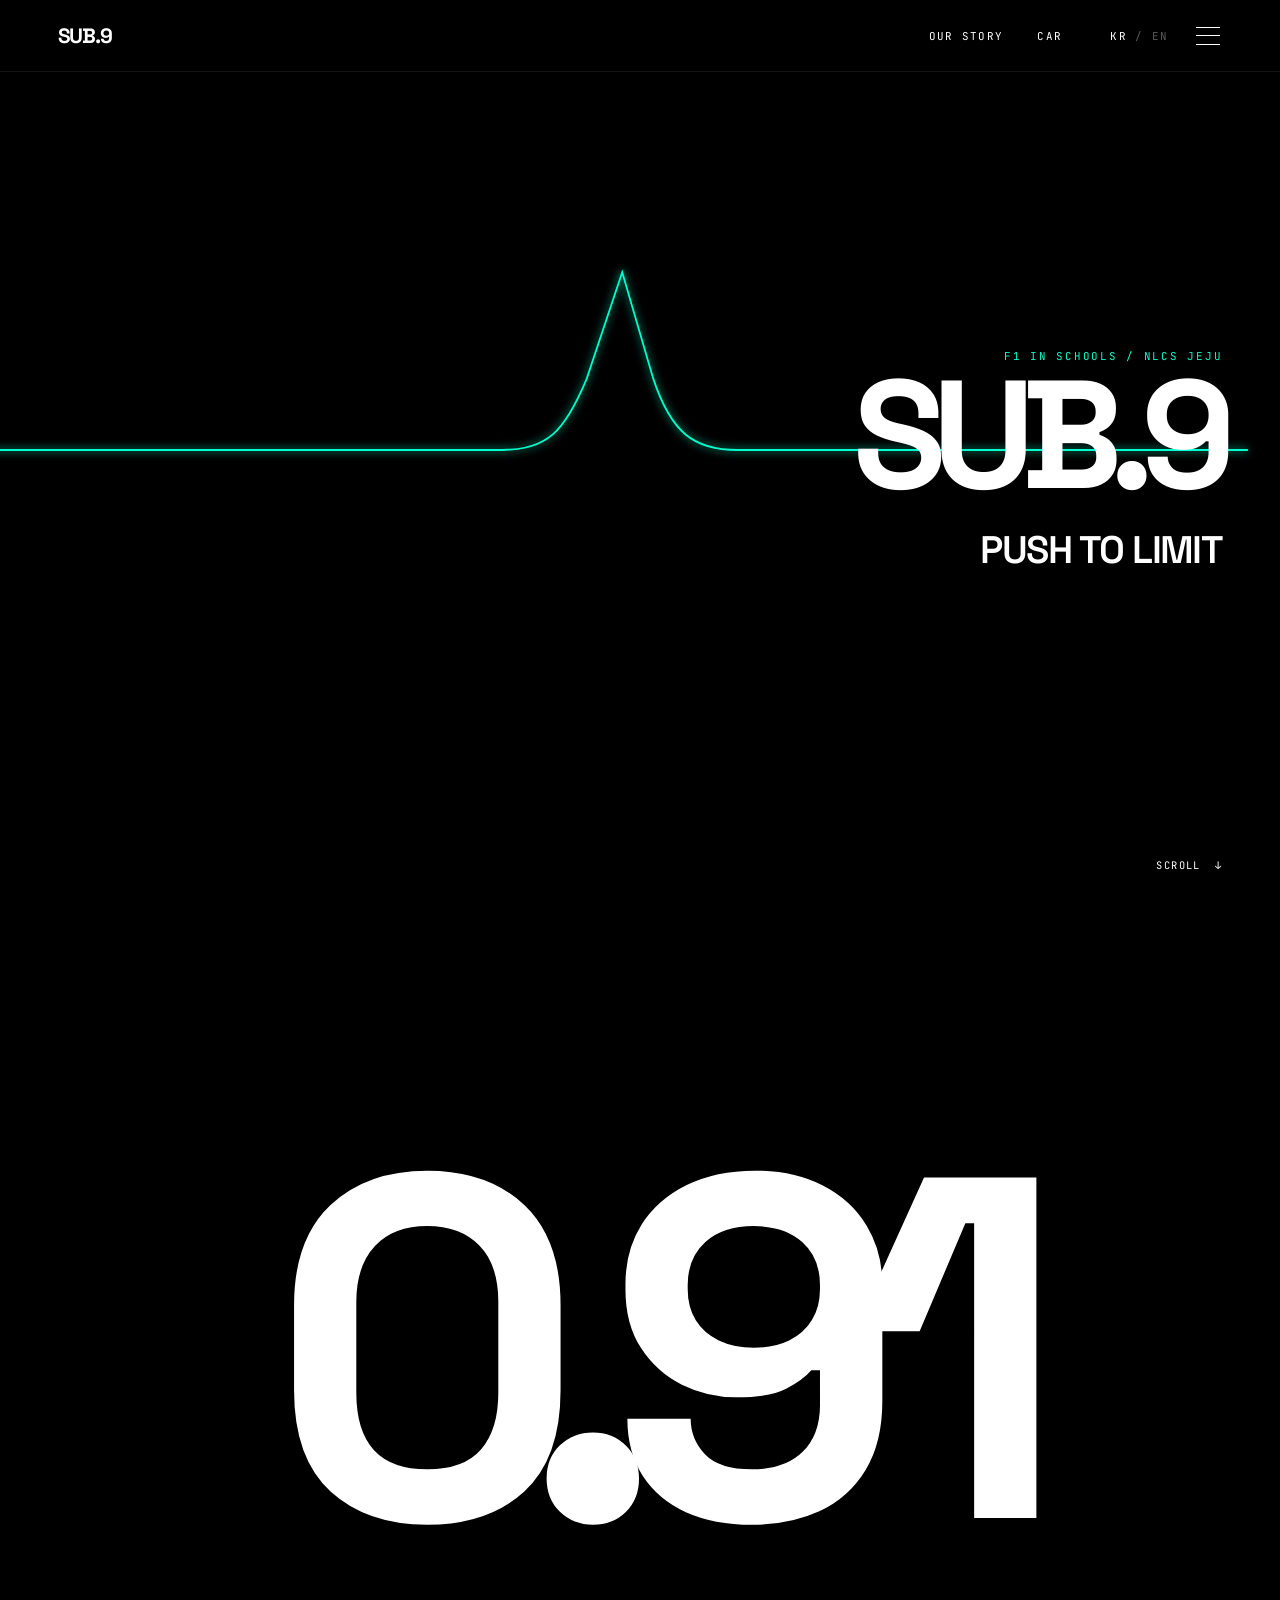
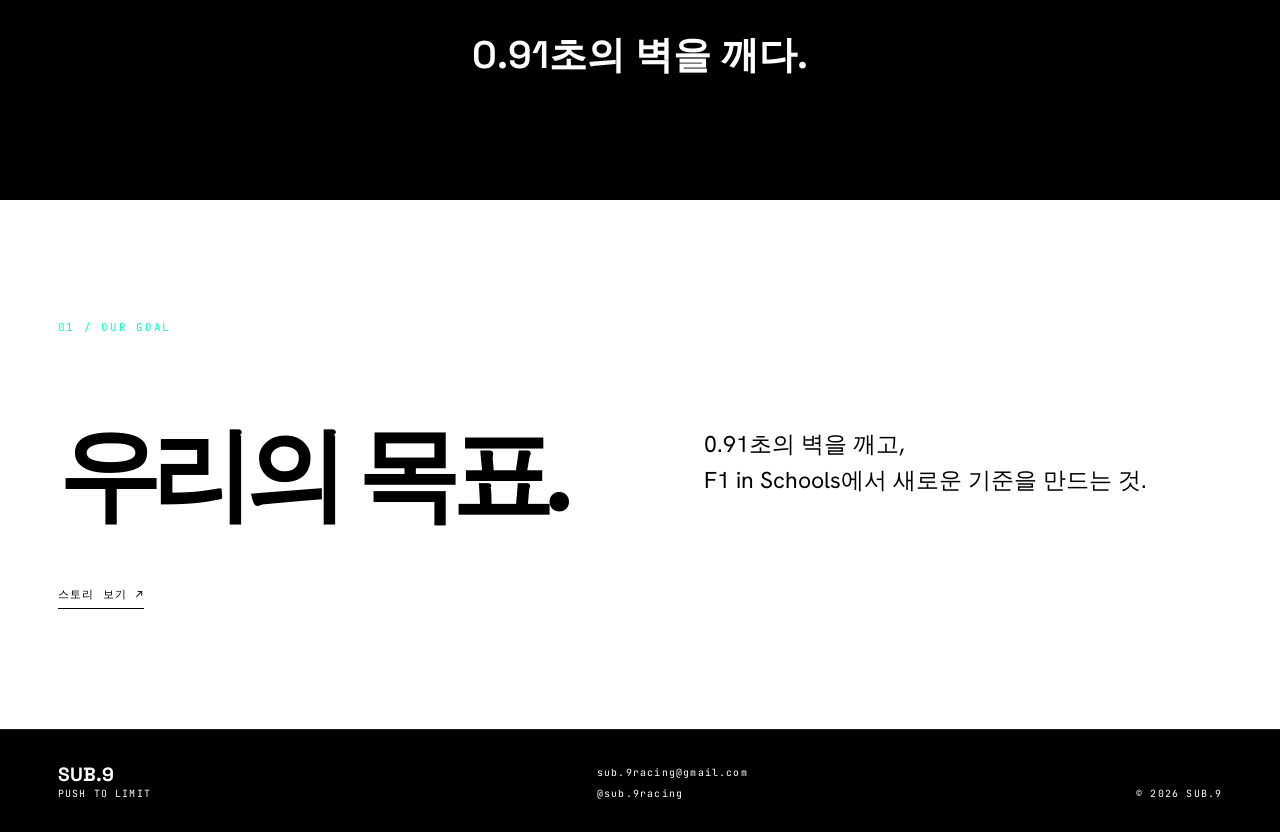
<file: index.html>
<!doctype html>
<html lang="ko">
<head>
  <meta charset="utf-8">
  <meta name="viewport" content="width=device-width, initial-scale=1">
  <meta name="theme-color" content="#000000">
  <meta name="description" content="SUB.9 — F1 in Schools team from NLCS Jeju. Push To Limit.">
  <title>SUB.9 — Push To Limit</title>
  <link rel="preconnect" href="https://fonts.googleapis.com">
  <link rel="preconnect" href="https://fonts.gstatic.com" crossorigin>
  <link href="https://fonts.googleapis.com/css2?family=Hanken+Grotesk:wght@400;500;600;700&family=JetBrains+Mono:wght@400;500;600&family=Space+Grotesk:wght@500;600;700&display=swap" rel="stylesheet">
  <link rel="stylesheet" href="styles.css">
  <link rel="icon" href="data:,">
</head>
<body>

<div data-site-header></div>

<main>
  <section class="hero">
    <svg class="star-trail" viewBox="0 0 1440 900" role="img" aria-label="빠르게 지나가는 별의 궤적">
      <defs>
        <filter id="glow"><feGaussianBlur stdDeviation="5" result="b"/><feMerge><feMergeNode in="b"/><feMergeNode in="SourceGraphic"/></feMerge></filter>
      </defs>
      <path class="trail-path" d="M-40 450 H565 C615 450 635 430 660 370 L700 250 L735 370 C755 430 780 450 830 450 H1480" />
      <path class="flare-v" d="M700 120 V780" />
    </svg>
    <div class="hero-copy">
      <p class="kicker">F1 IN SCHOOLS / NLCS JEJU</p>
      <h1>SUB.9</h1>
      <p class="motto">PUSH TO LIMIT</p>
    </div>
    <a class="scroll-hint" href="#wall"><span data-i18n="scroll">SCROLL</span><b>↓</b></a>
  </section>

  <section id="wall" class="wall-section">
    <div class="wall-number">0.91</div>
    <div class="wall-crack"></div>
    <p class="wall-caption" data-i18n="wallCaption">0.91초의 벽을 깨다.</p>
  </section>

  <section class="goal-preview light">
    <div class="section-label">01 / OUR GOAL</div>
    <div class="split">
      <h2 data-i18n="goalTitle">우리의 목표.</h2>
      <p data-i18n="goalBody">0.91초의 벽을 깨고,<br>F1 in Schools에서 새로운 기준을 만드는 것.</p>
    </div>
    <a class="text-link" href="story.html" data-i18n="discoverStory">스토리 보기 ↗</a>
  </section>
</main>

<div data-site-footer></div>
<script src="script.js"></script></body></html>
</file>
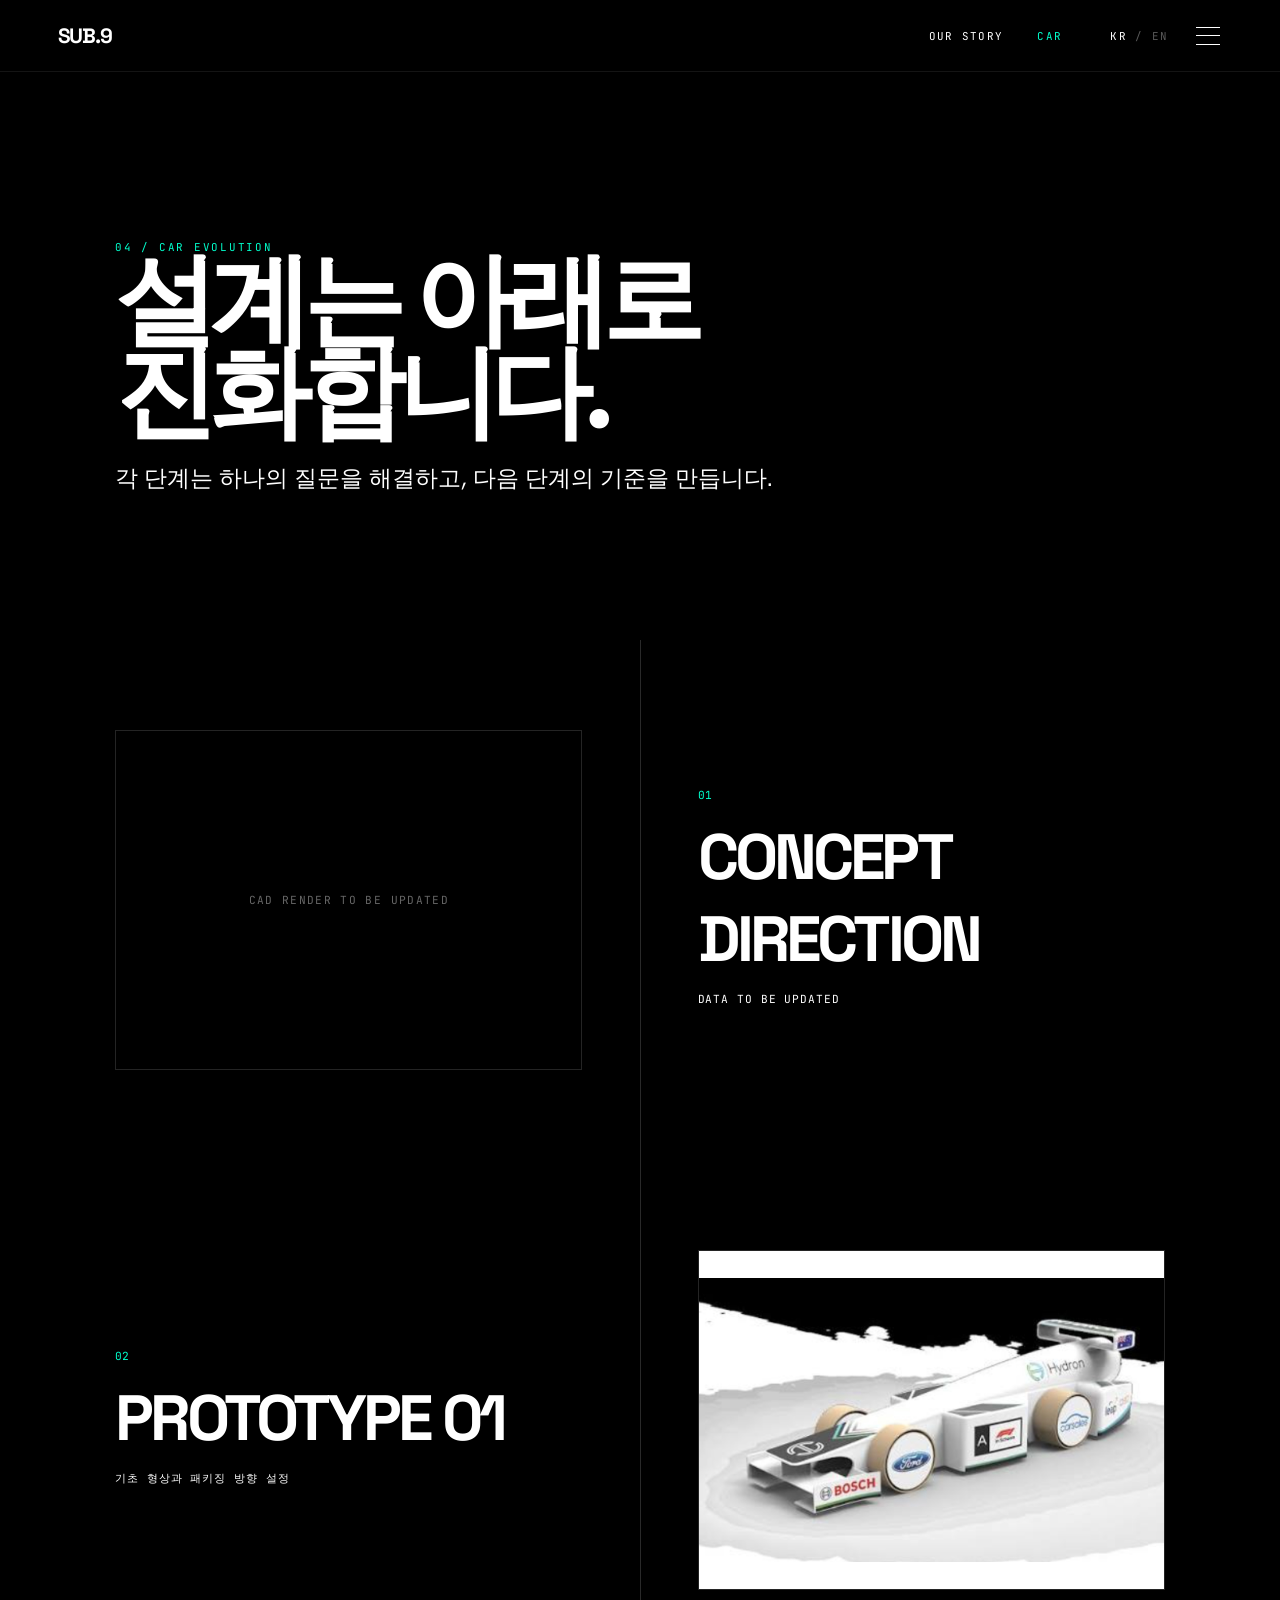
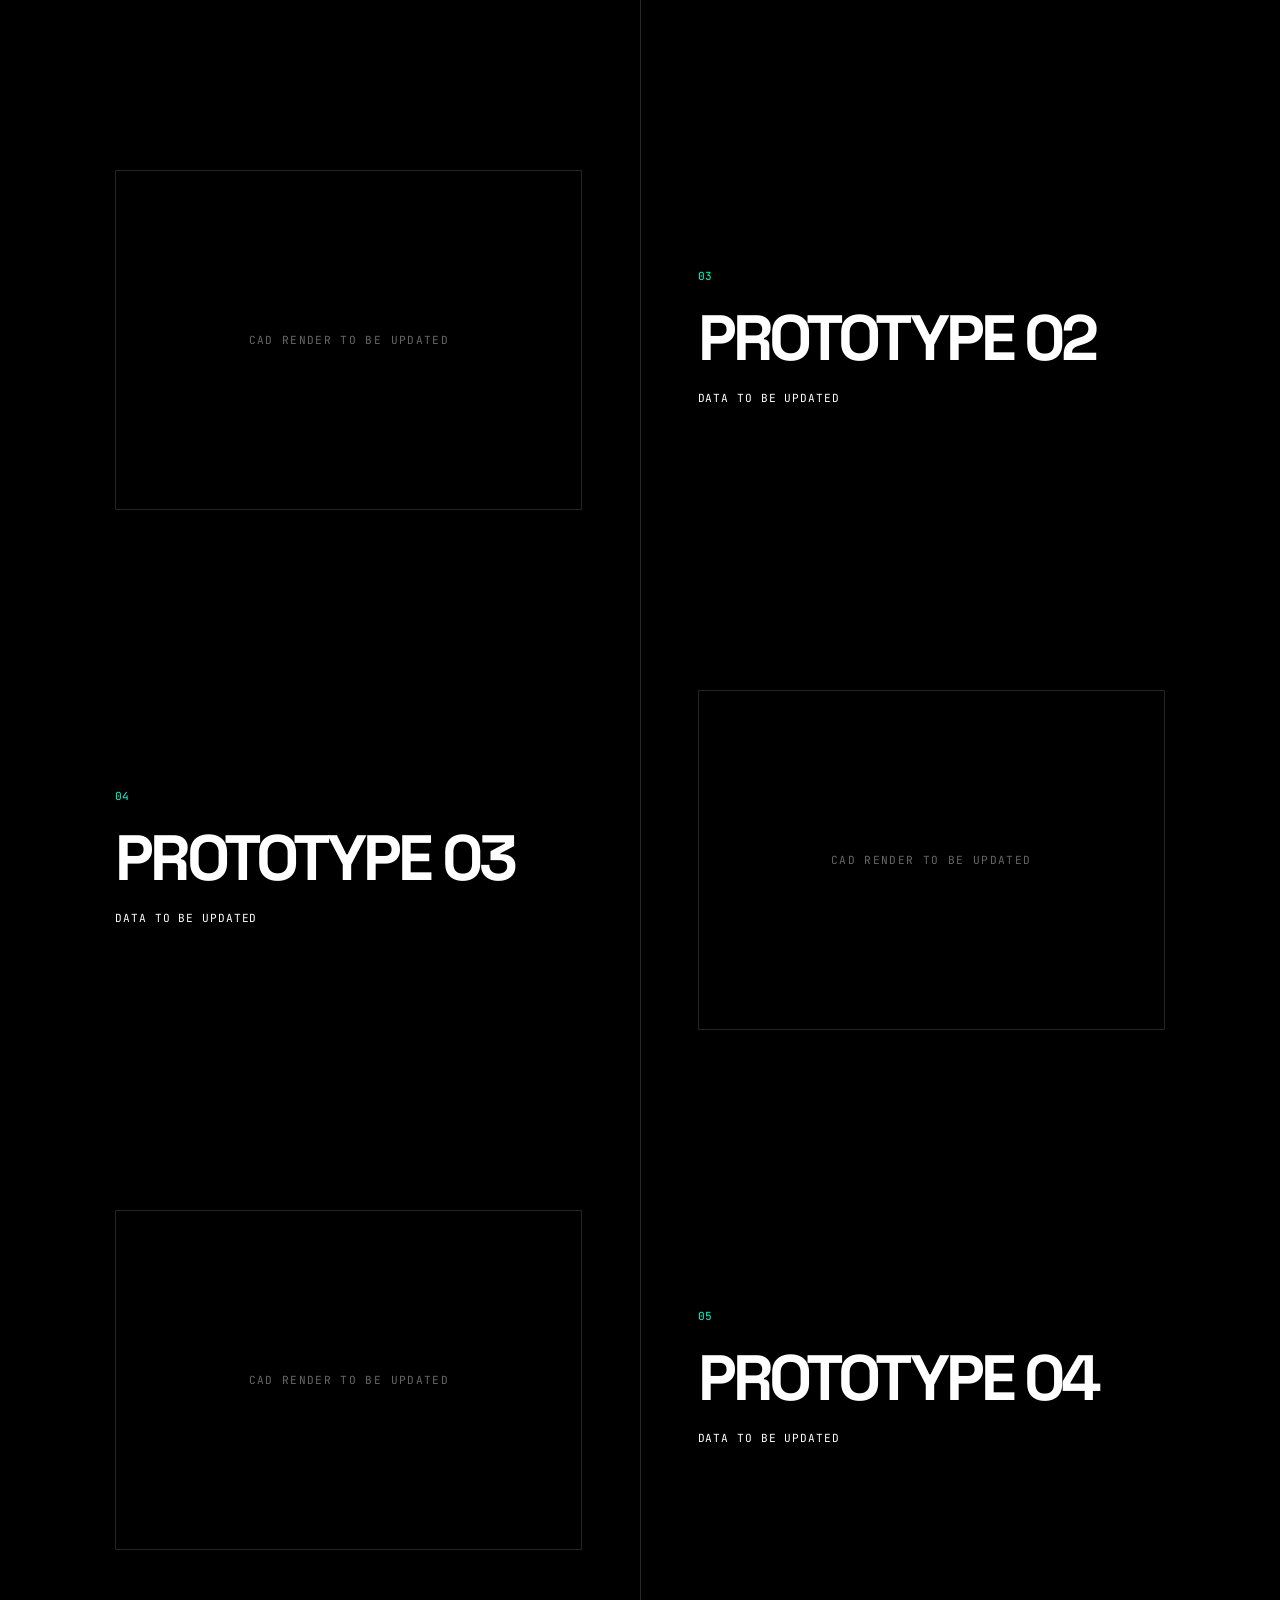
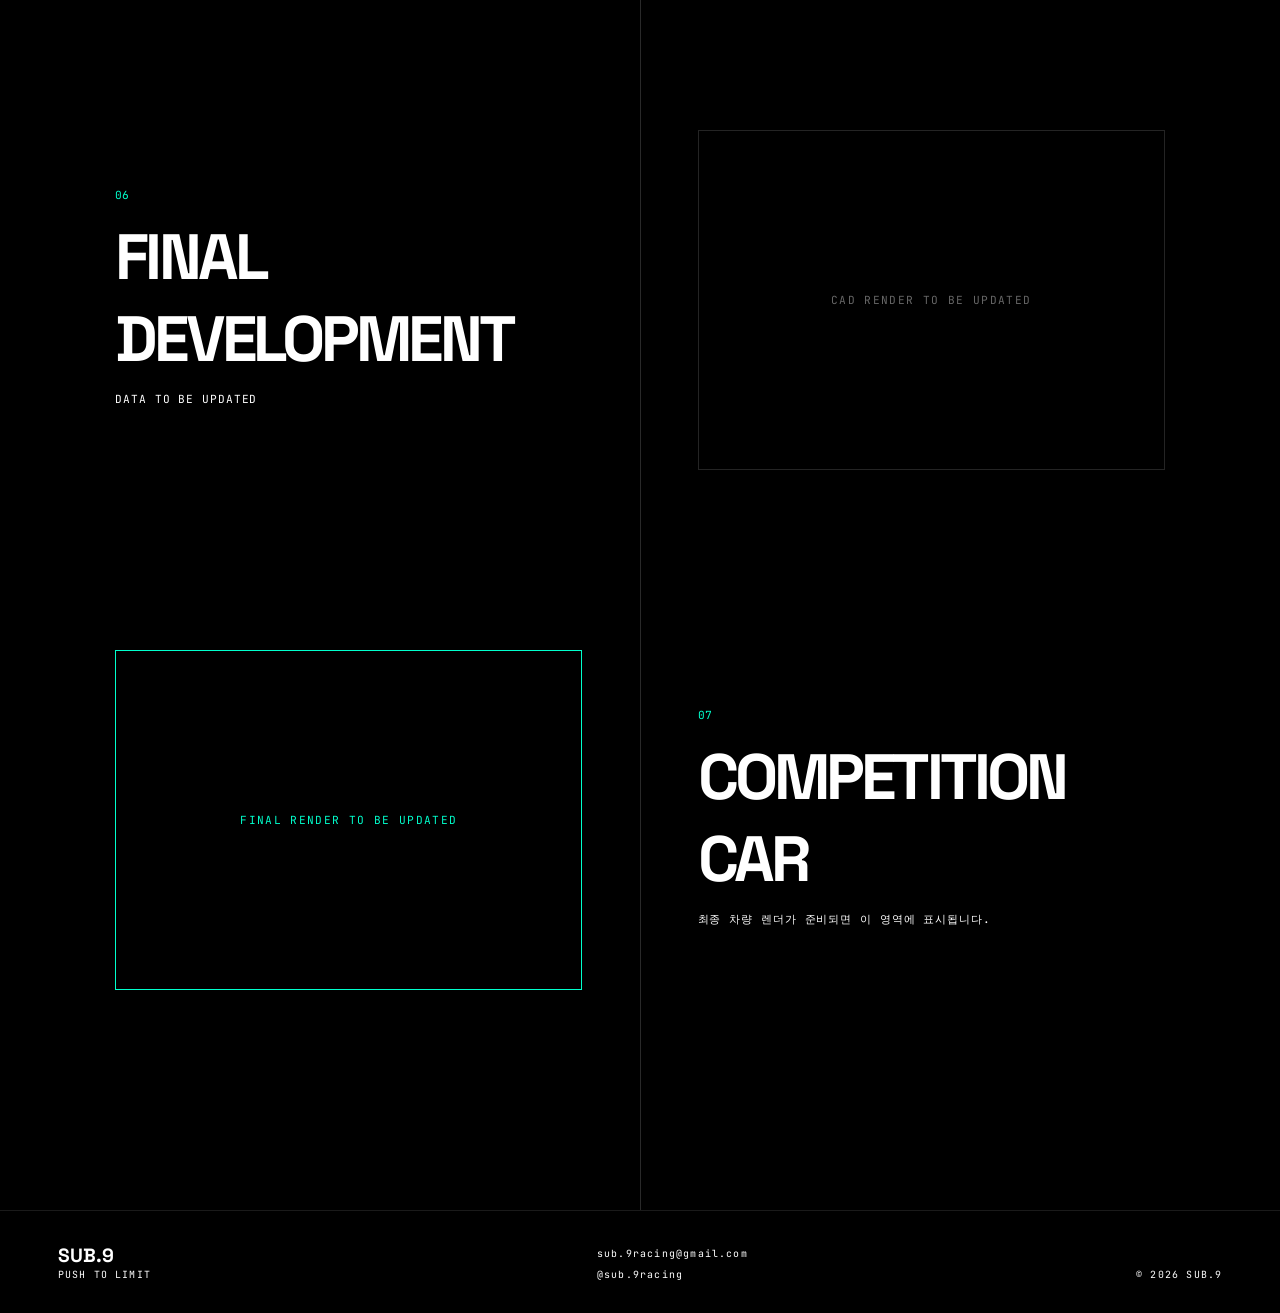
<file: car.html>
<!doctype html>
<html lang="ko">
<head>
  <meta charset="utf-8">
  <meta name="viewport" content="width=device-width, initial-scale=1">
  <meta name="theme-color" content="#000000">
  <meta name="description" content="SUB.9 — F1 in Schools team from NLCS Jeju. Push To Limit.">
  <title>SUB.9 — Car Evolution</title>
  <link rel="preconnect" href="https://fonts.googleapis.com">
  <link rel="preconnect" href="https://fonts.gstatic.com" crossorigin>
  <link href="https://fonts.googleapis.com/css2?family=Hanken+Grotesk:wght@400;500;600;700&family=JetBrains+Mono:wght@400;500;600&family=Space+Grotesk:wght@500;600;700&display=swap" rel="stylesheet">
  <link rel="stylesheet" href="styles.css">
  <link rel="icon" href="data:,">
</head>
<body>

<div data-site-header></div>

<main class="standard-page dark car-page">
  <section class="page-intro dark">
    <div class="section-label">04 / CAR EVOLUTION</div>
    <h1 data-i18n="carTitle">설계는 아래로<br>진화합니다.</h1>
    <p data-i18n="carIntro">각 단계는 하나의 질문을 해결하고, 다음 단계의 기준을 만듭니다.</p>
  </section>
  <section class="car-evolution">
    <div class="evolution-line"></div>
    <article><div class="stage-copy"><span>01</span><h2>CONCEPT DIRECTION</h2><p>DATA TO BE UPDATED</p></div><div class="stage-image placeholder">CAD RENDER TO BE UPDATED</div></article>
    <article><div class="stage-copy"><span>02</span><h2>PROTOTYPE 01</h2><p data-i18n="p1">기초 형상과 패키징 방향 설정</p></div><div class="stage-image"><img src="assets/car-reference.jpg" alt="F1 in Schools 차량 참고 이미지"></div></article>
    <article><div class="stage-copy"><span>03</span><h2>PROTOTYPE 02</h2><p>DATA TO BE UPDATED</p></div><div class="stage-image placeholder">CAD RENDER TO BE UPDATED</div></article>
    <article><div class="stage-copy"><span>04</span><h2>PROTOTYPE 03</h2><p>DATA TO BE UPDATED</p></div><div class="stage-image placeholder">CAD RENDER TO BE UPDATED</div></article>
    <article><div class="stage-copy"><span>05</span><h2>PROTOTYPE 04</h2><p>DATA TO BE UPDATED</p></div><div class="stage-image placeholder">CAD RENDER TO BE UPDATED</div></article>
    <article><div class="stage-copy"><span>06</span><h2>FINAL DEVELOPMENT</h2><p>DATA TO BE UPDATED</p></div><div class="stage-image placeholder">CAD RENDER TO BE UPDATED</div></article>
    <article class="final-car"><div class="stage-copy"><span>07</span><h2>COMPETITION CAR</h2><p data-i18n="finalCar">최종 차량 렌더가 준비되면 이 영역에 표시됩니다.</p></div><div class="stage-image placeholder highlight">FINAL RENDER TO BE UPDATED</div></article>
  </section>
</main>

<div data-site-footer></div>
<script src="script.js"></script></body></html>
</file>
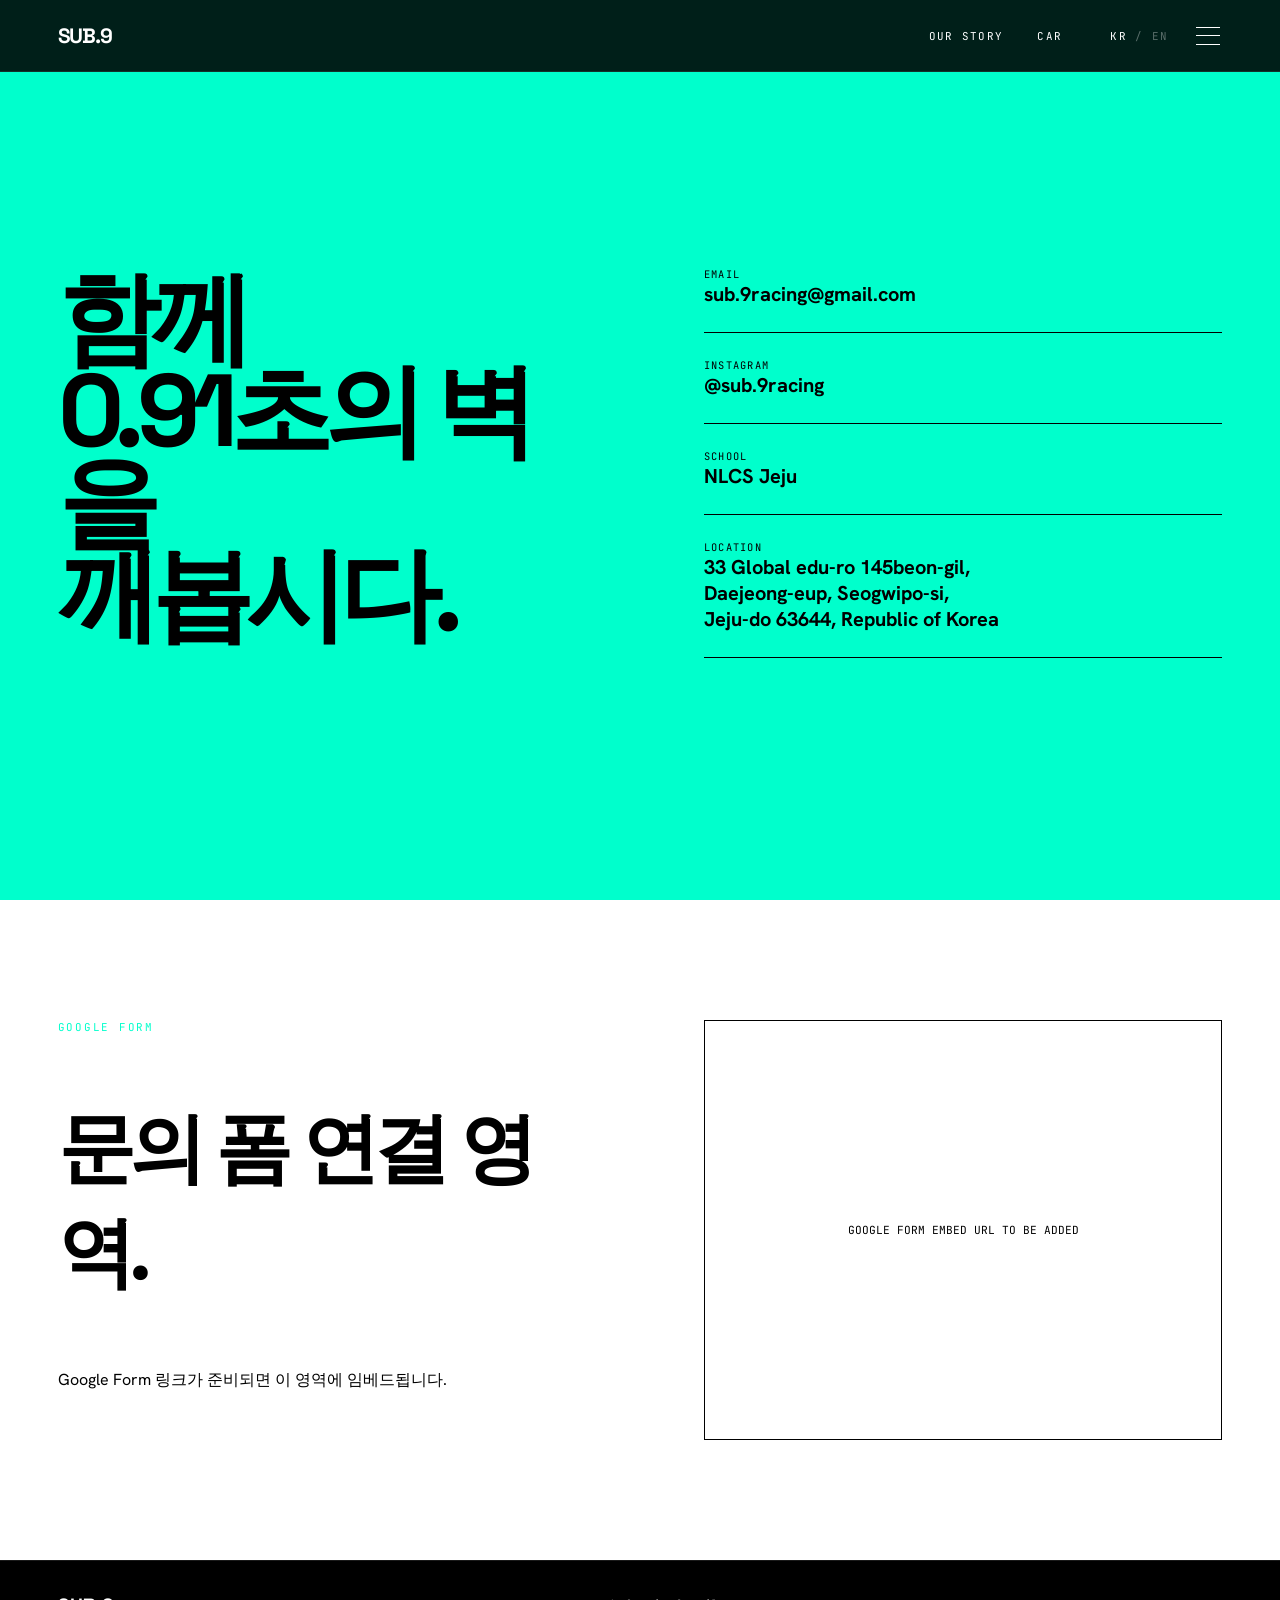
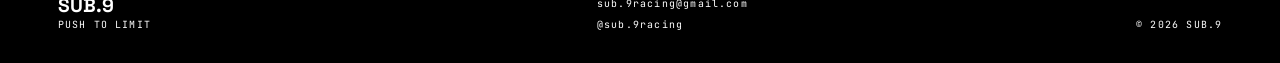
<file: contact.html>
<!doctype html>
<html lang="ko">
<head>
  <meta charset="utf-8">
  <meta name="viewport" content="width=device-width, initial-scale=1">
  <meta name="theme-color" content="#000000">
  <meta name="description" content="SUB.9 — F1 in Schools team from NLCS Jeju. Push To Limit.">
  <title>SUB.9 — Contact</title>
  <link rel="preconnect" href="https://fonts.googleapis.com">
  <link rel="preconnect" href="https://fonts.gstatic.com" crossorigin>
  <link href="https://fonts.googleapis.com/css2?family=Hanken+Grotesk:wght@400;500;600;700&family=JetBrains+Mono:wght@400;500;600&family=Space+Grotesk:wght@500;600;700&display=swap" rel="stylesheet">
  <link rel="stylesheet" href="styles.css">
  <link rel="icon" href="data:,">
</head>
<body>

<div data-site-header></div>

<main class="contact-page">
  <section class="contact-hero">
    <div>
      <div class="section-label">07 / CONTACT</div>
      <h1 data-i18n="contactTitle">함께<br>0.91초의 벽을<br>깨봅시다.</h1>
    </div>
    <div class="contact-info">
      <a href="mailto:sub.9racing@gmail.com"><span>EMAIL</span><strong>sub.9racing@gmail.com</strong></a>
      <a href="https://instagram.com/sub.9racing" target="_blank" rel="noreferrer"><span>INSTAGRAM</span><strong>@sub.9racing</strong></a>
      <div><span>SCHOOL</span><strong>NLCS Jeju</strong></div>
      <div><span>LOCATION</span><strong>33 Global edu-ro 145beon-gil,<br>Daejeong-eup, Seogwipo-si,<br>Jeju-do 63644, Republic of Korea</strong></div>
    </div>
  </section>
  <section class="form-placeholder light">
    <div>
      <div class="section-label">GOOGLE FORM</div>
      <h2 data-i18n="formTitle">문의 폼 연결 영역.</h2>
      <p data-i18n="formBody">Google Form 링크가 준비되면 이 영역에 임베드됩니다.</p>
    </div>
    <div class="embed-placeholder">GOOGLE FORM EMBED URL TO BE ADDED</div>
  </section>
</main>

<div data-site-footer></div>
<script src="script.js"></script></body></html>
</file>
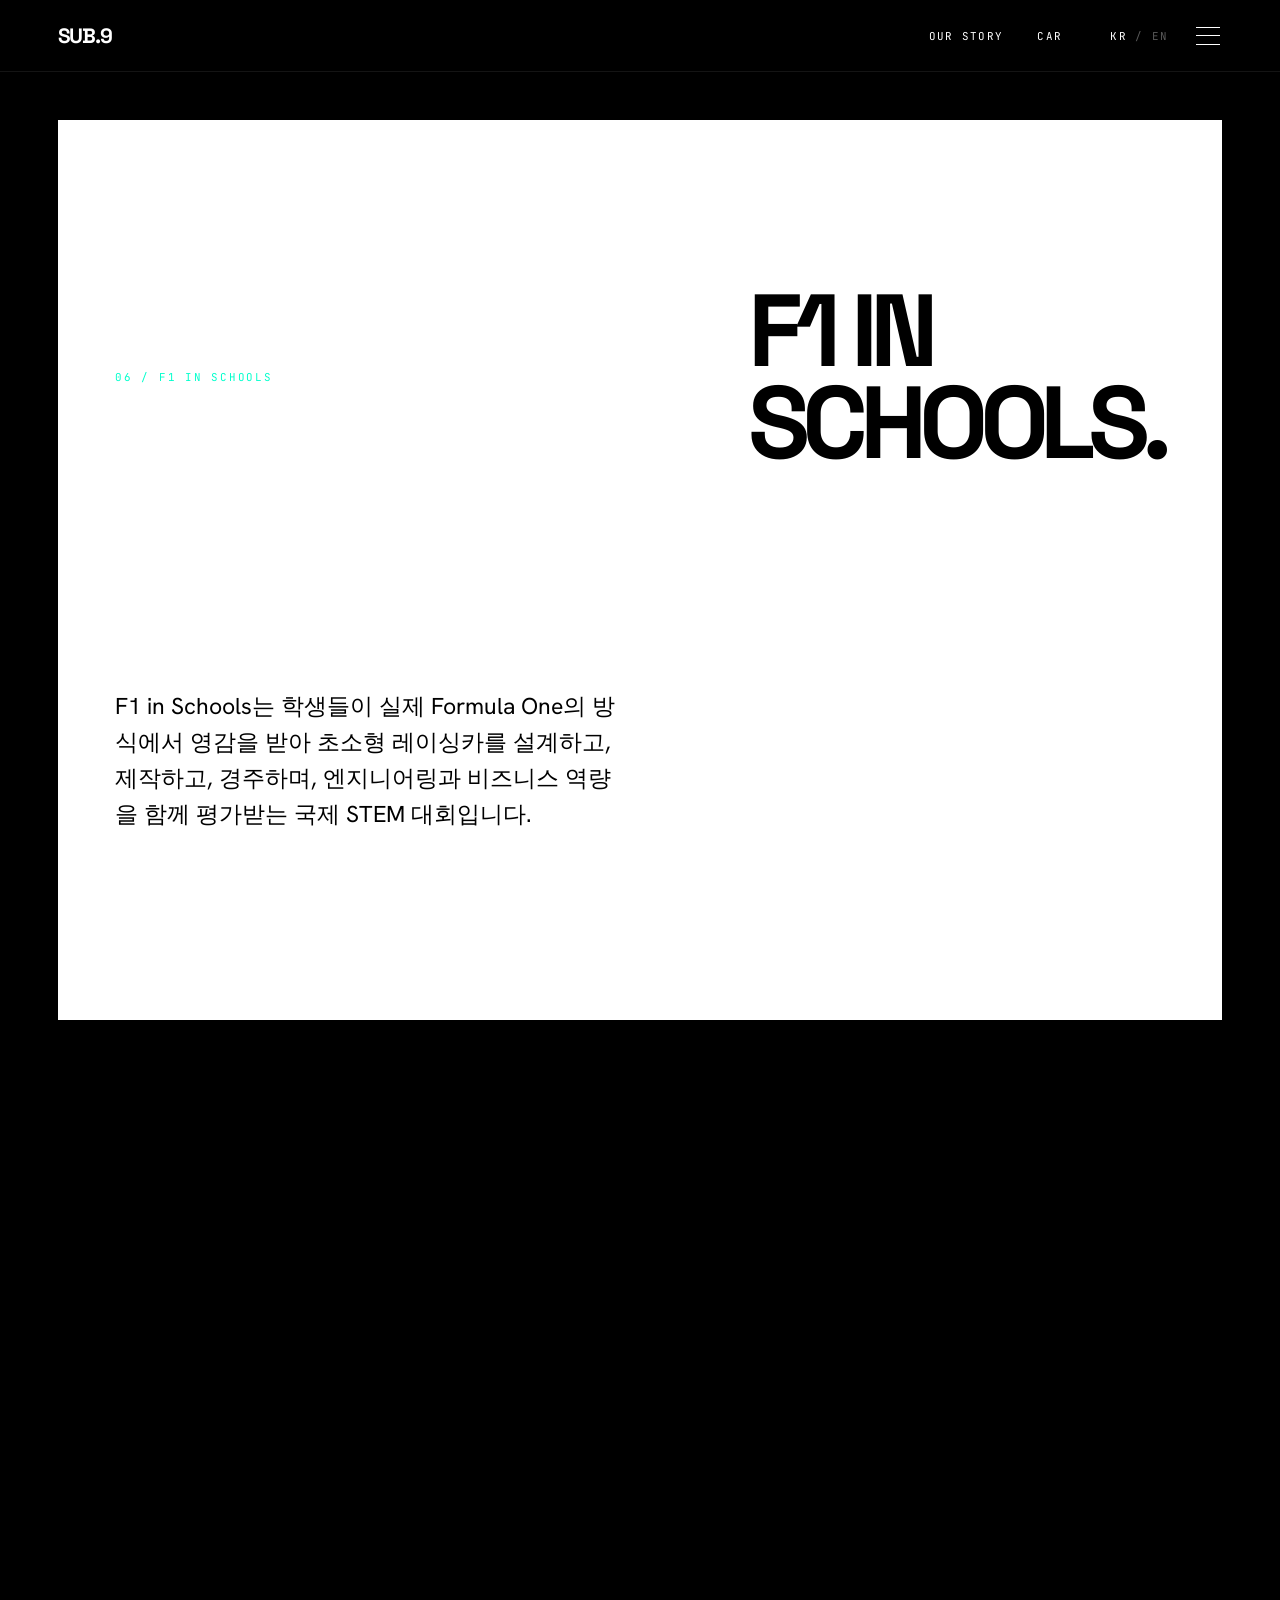
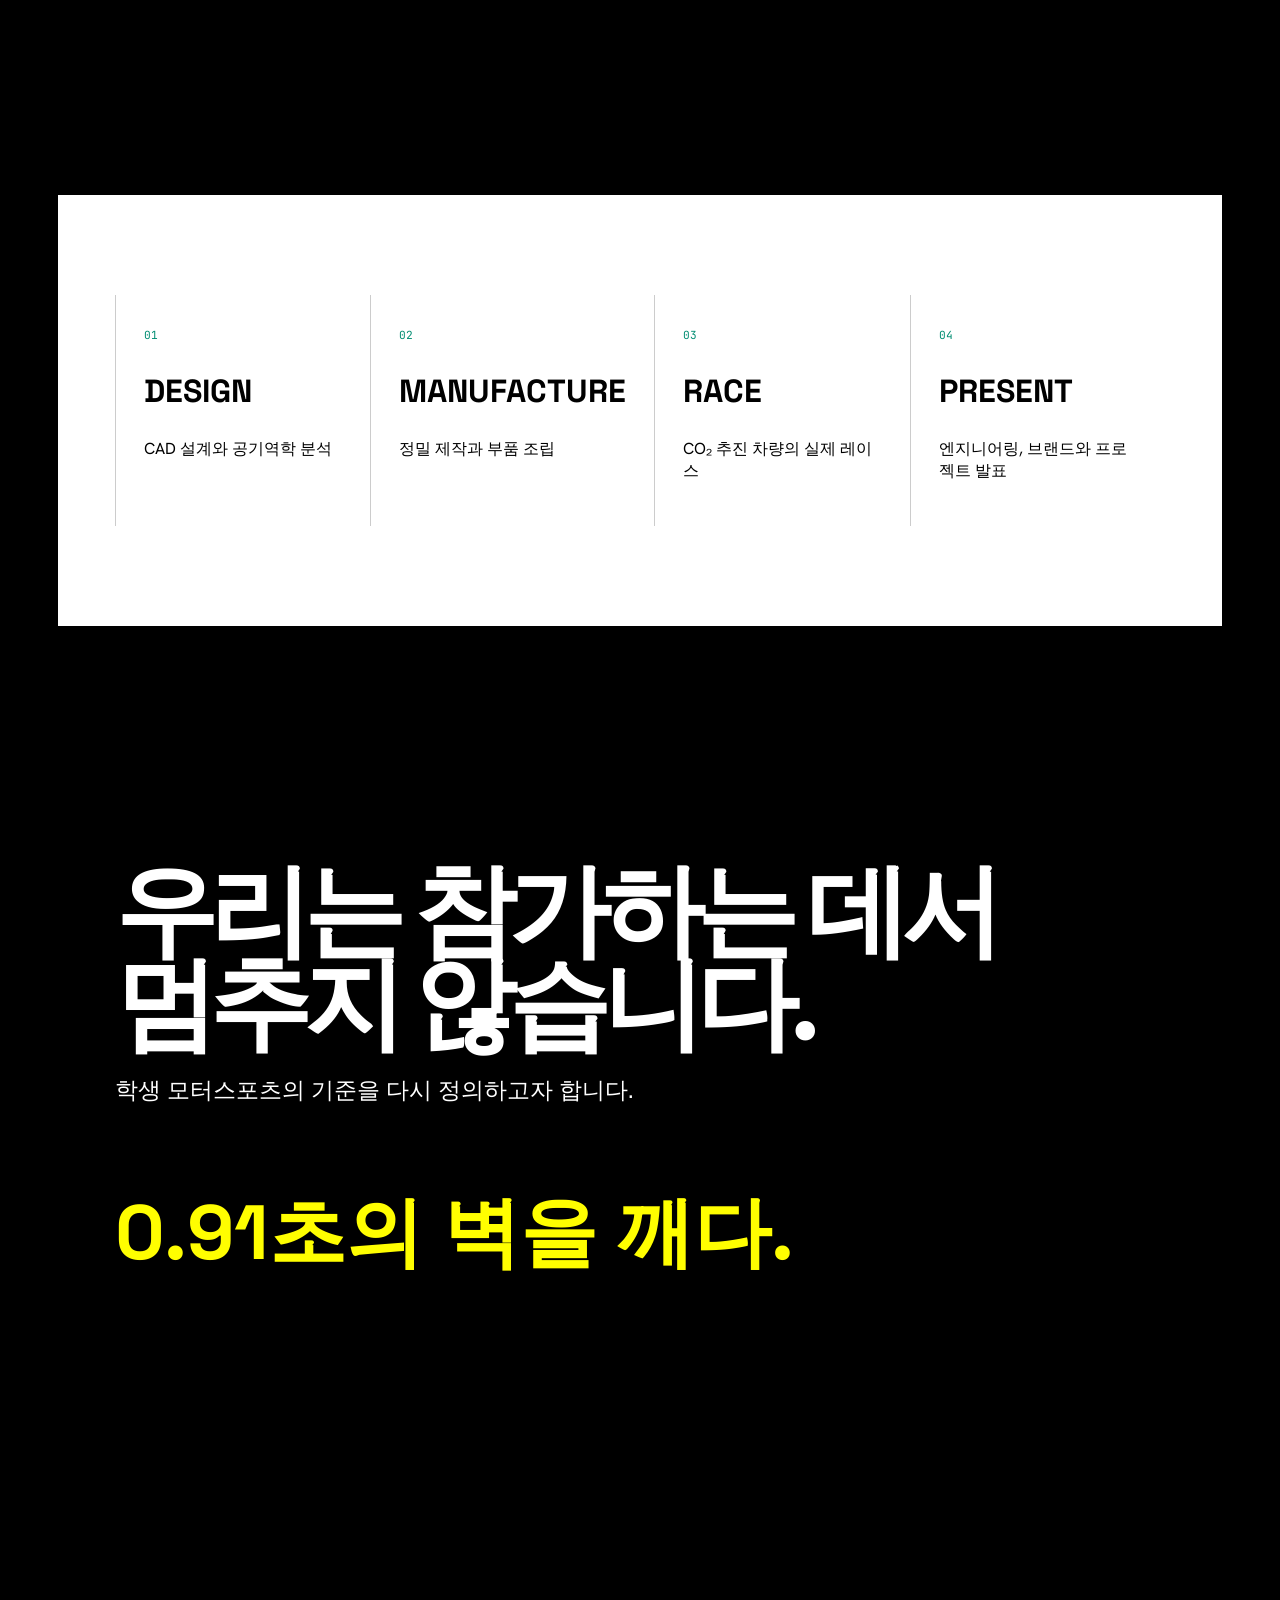
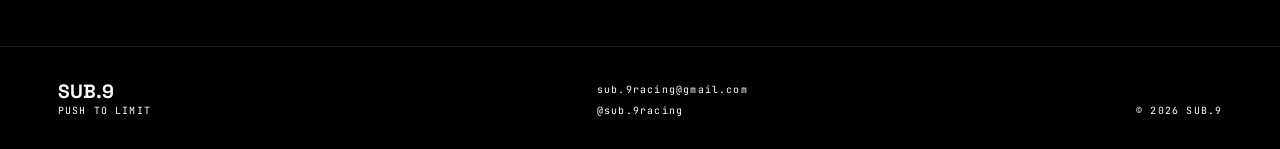
<file: f1.html>
<!doctype html>
<html lang="ko">
<head>
  <meta charset="utf-8">
  <meta name="viewport" content="width=device-width, initial-scale=1">
  <meta name="theme-color" content="#000000">
  <meta name="description" content="SUB.9 — F1 in Schools team from NLCS Jeju. Push To Limit.">
  <title>SUB.9 — F1 in Schools</title>
  <link rel="preconnect" href="https://fonts.googleapis.com">
  <link rel="preconnect" href="https://fonts.gstatic.com" crossorigin>
  <link href="https://fonts.googleapis.com/css2?family=Hanken+Grotesk:wght@400;500;600;700&family=JetBrains+Mono:wght@400;500;600&family=Space+Grotesk:wght@500;600;700&display=swap" rel="stylesheet">
  <link rel="stylesheet" href="styles.css">
  <link rel="icon" href="data:,">
</head>
<body>

<div data-site-header></div>

<main class="standard-page f1-page">
  <section class="f1-intro light">
    <div class="section-label">06 / F1 IN SCHOOLS</div>
    <h1>F1 IN<br>SCHOOLS.</h1>
    <p data-i18n="f1Intro">F1 in Schools는 학생들이 실제 Formula One의 방식에서 영감을 받아 초소형 레이싱카를 설계하고, 제작하고, 경주하며, 엔지니어링과 비즈니스 역량을 함께 평가받는 국제 STEM 대회입니다.</p>
  </section>
  <section class="video-section dark">
    <div class="video-wrap">
      <iframe src="https://www.youtube.com/embed/a5B-RPNqEt0" title="F1 in Schools introduction video" loading="lazy" allow="accelerometer; autoplay; clipboard-write; encrypted-media; gyroscope; picture-in-picture; web-share" allowfullscreen></iframe>
    </div>
  </section>
  <section class="process-grid light">
    <article><span>01</span><h2>DESIGN</h2><p data-i18n="designText">CAD 설계와 공기역학 분석</p></article>
    <article><span>02</span><h2>MANUFACTURE</h2><p data-i18n="manufactureText">정밀 제작과 부품 조립</p></article>
    <article><span>03</span><h2>RACE</h2><p data-i18n="raceText">CO₂ 추진 차량의 실제 레이스</p></article>
    <article><span>04</span><h2>PRESENT</h2><p data-i18n="presentText">엔지니어링, 브랜드와 프로젝트 발표</p></article>
  </section>
  <section class="why-section dark">
    <h2 data-i18n="whyTitle">우리는 참가하는 데서<br>멈추지 않습니다.</h2>
    <p data-i18n="whyBody">학생 모터스포츠의 기준을 다시 정의하고자 합니다.</p>
    <strong data-i18n="whyGoal">0.91초의 벽을 깨다.</strong>
  </section>
</main>

<div data-site-footer></div>
<script src="script.js"></script></body></html>
</file>
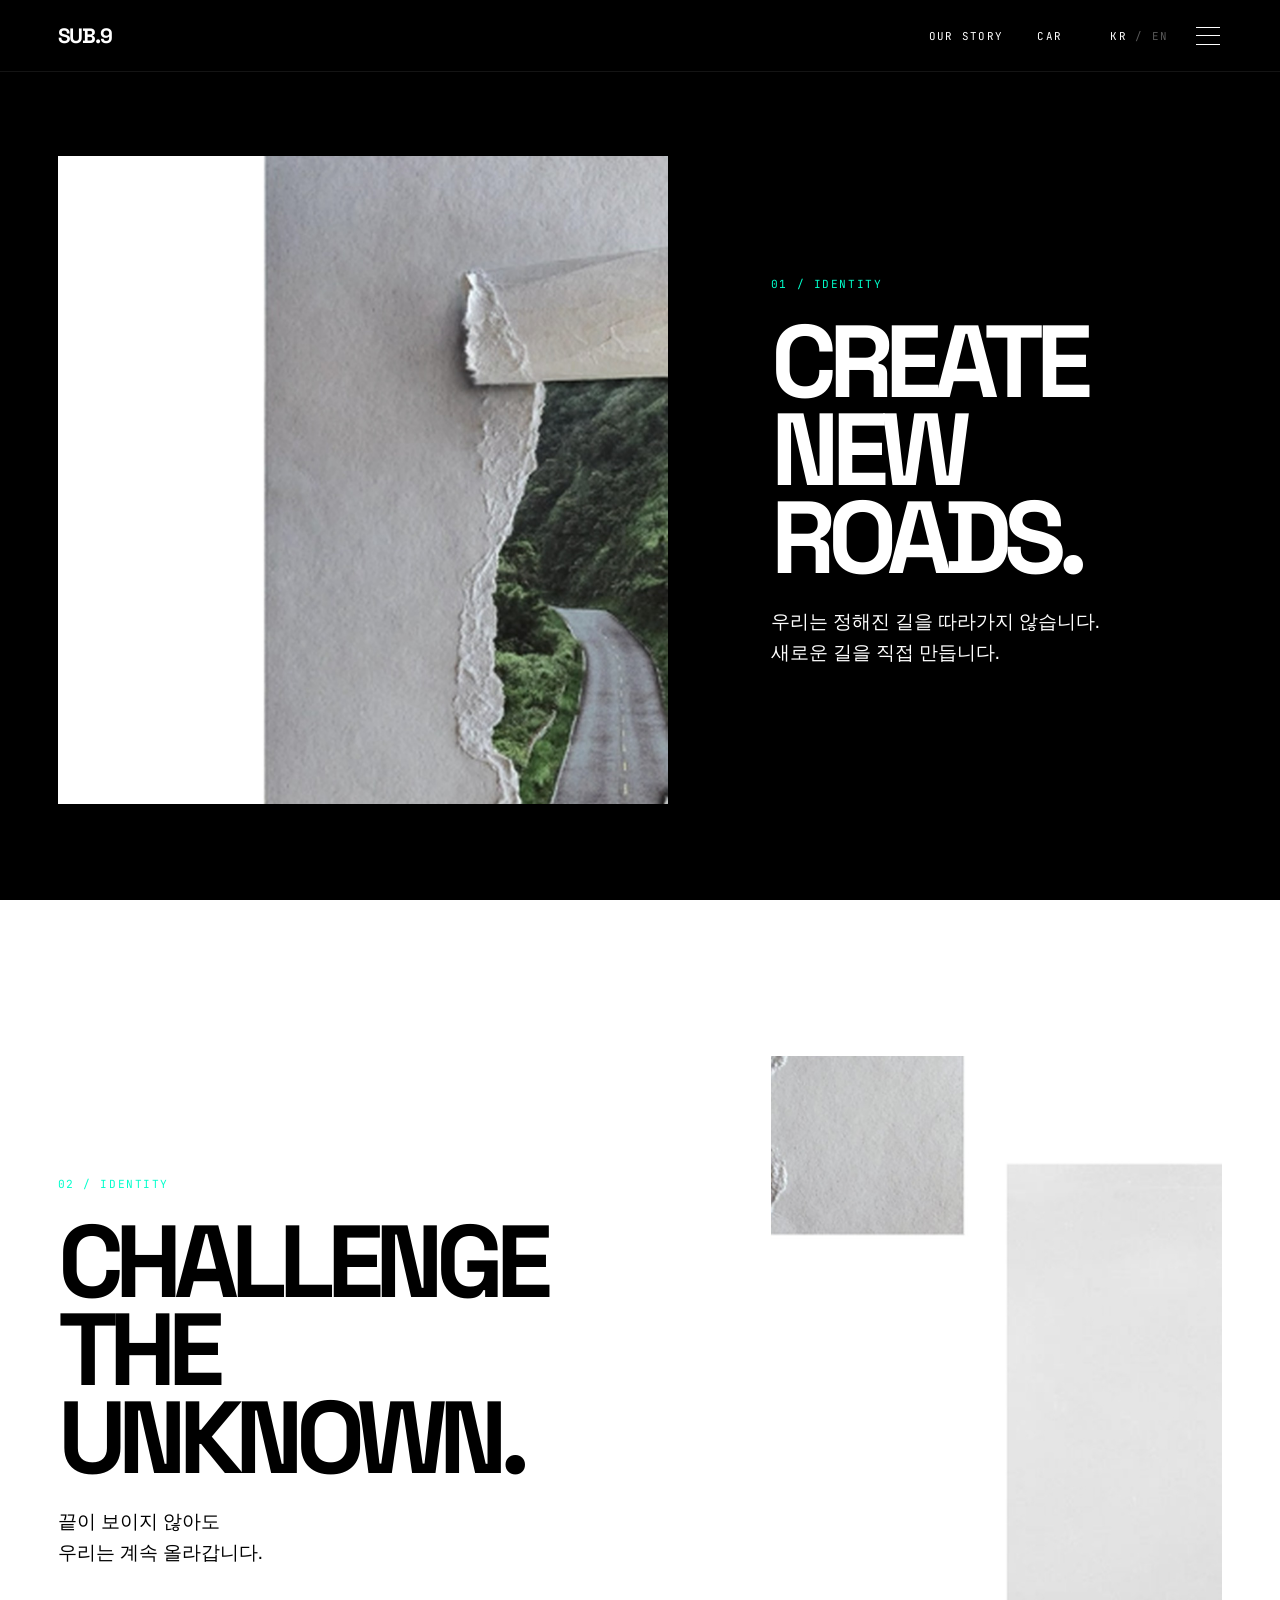
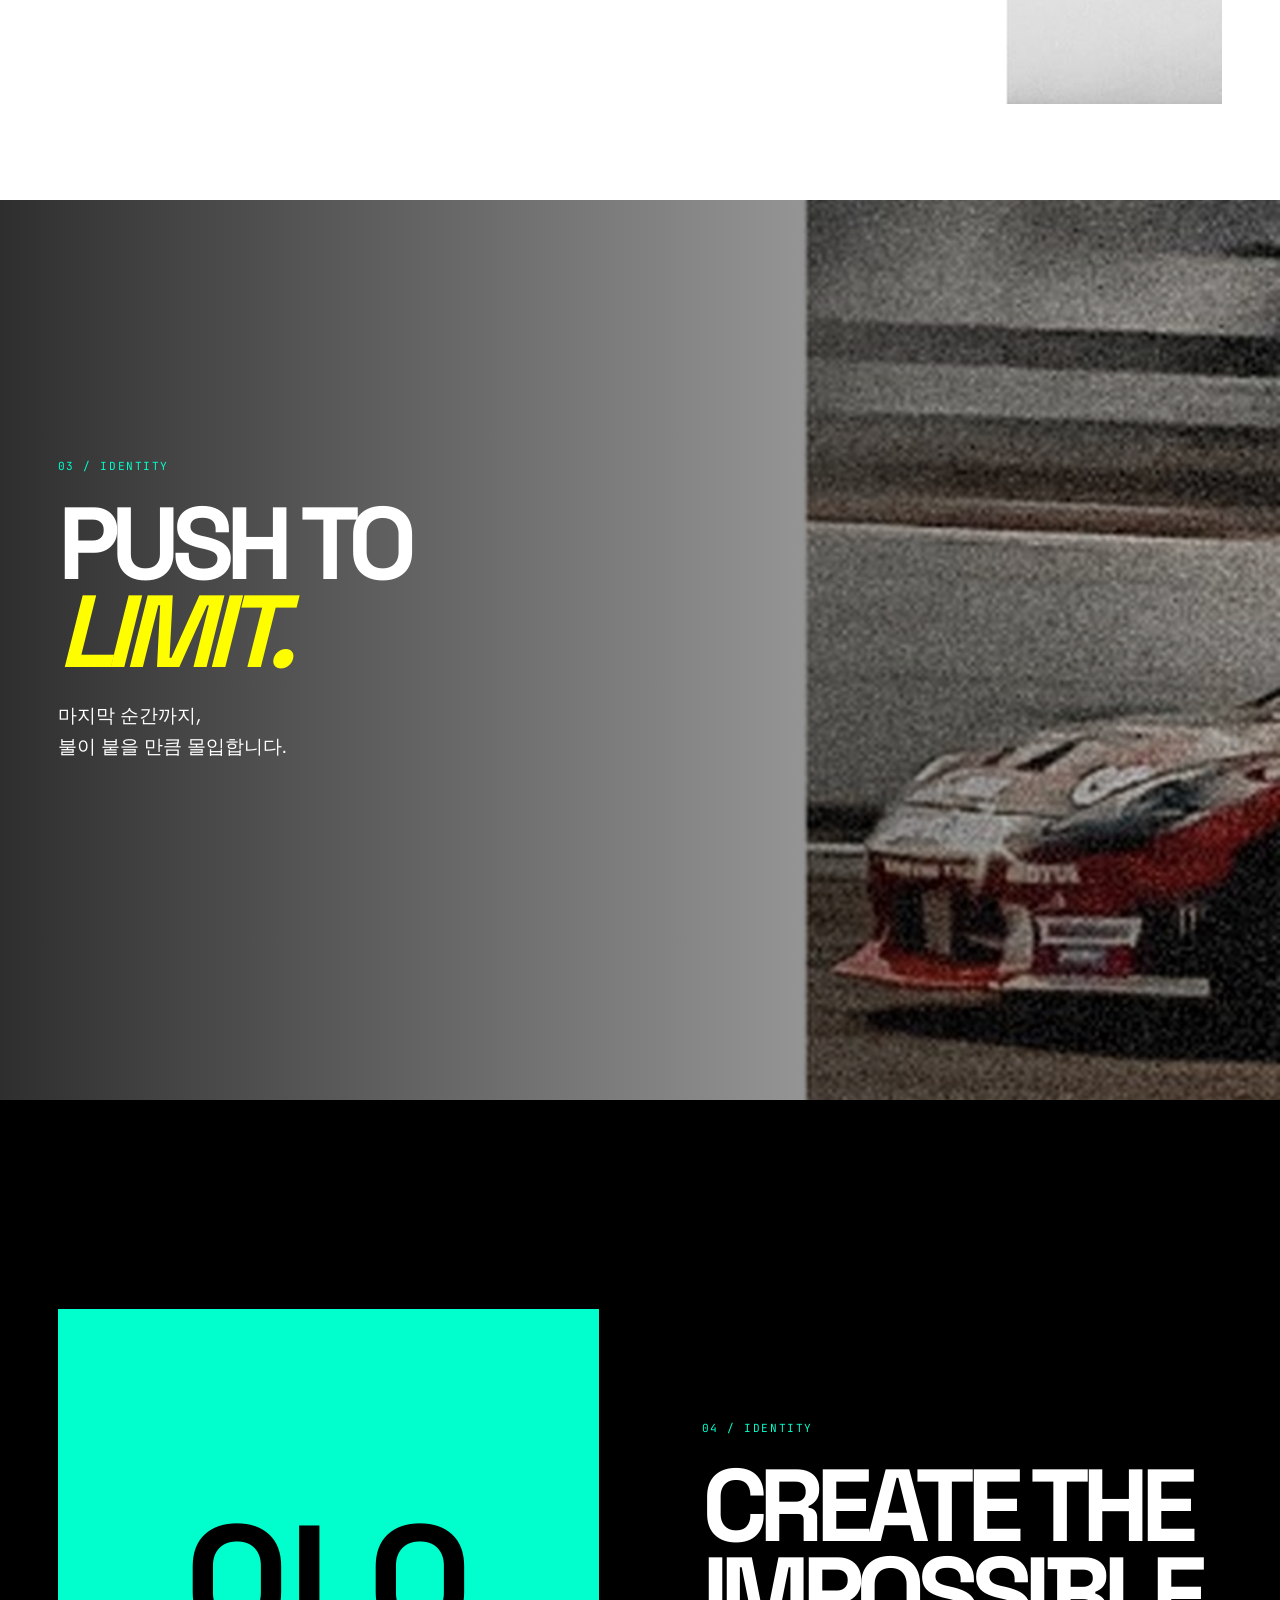
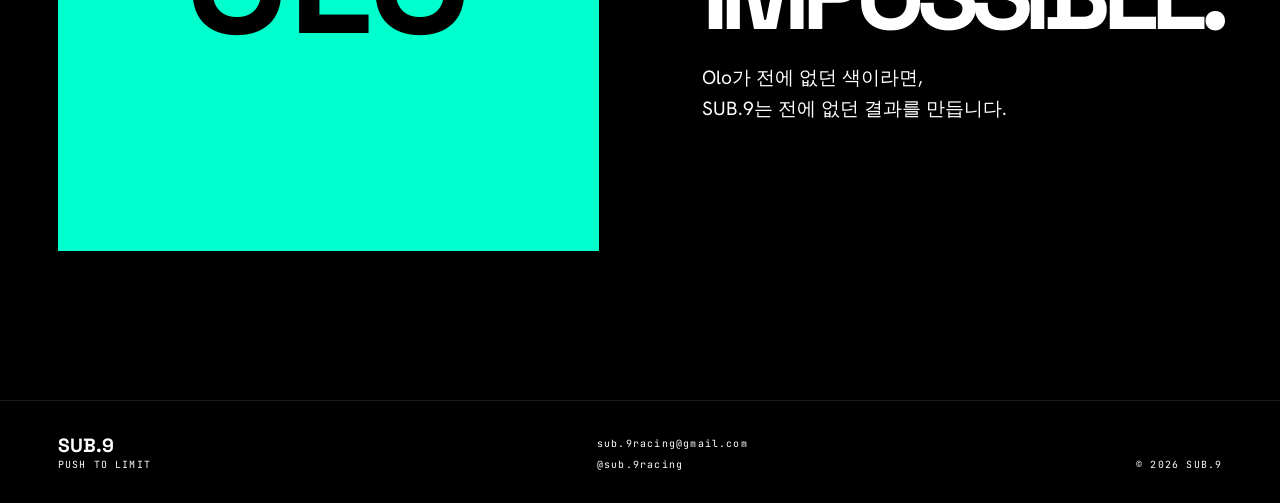
<file: identity.html>
<!doctype html>
<html lang="ko">
<head>
  <meta charset="utf-8">
  <meta name="viewport" content="width=device-width, initial-scale=1">
  <meta name="theme-color" content="#000000">
  <meta name="description" content="SUB.9 — F1 in Schools team from NLCS Jeju. Push To Limit.">
  <title>SUB.9 — Identity</title>
  <link rel="preconnect" href="https://fonts.googleapis.com">
  <link rel="preconnect" href="https://fonts.gstatic.com" crossorigin>
  <link href="https://fonts.googleapis.com/css2?family=Hanken+Grotesk:wght@400;500;600;700&family=JetBrains+Mono:wght@400;500;600&family=Space+Grotesk:wght@500;600;700&display=swap" rel="stylesheet">
  <link rel="stylesheet" href="styles.css">
  <link rel="icon" href="data:,">
</head>
<body>

<div data-site-header></div>

<main class="identity-page">
  <section class="identity-screen dark">
    <div class="identity-image"><img src="assets/identity-road.jpg" alt="찢어진 종이 사이의 길"></div>
    <div class="identity-text">
      <span>01 / IDENTITY</span>
      <h1>CREATE<br>NEW ROADS.</h1>
      <p data-i18n="roadCopy">우리는 정해진 길을 따라가지 않습니다.<br>새로운 길을 직접 만듭니다.</p>
    </div>
  </section>

  <section class="identity-screen light reverse">
    <div class="identity-image"><img src="assets/identity-ladder.jpg" alt="안개 속 사다리"></div>
    <div class="identity-text">
      <span>02 / IDENTITY</span>
      <h1>CHALLENGE<br>THE UNKNOWN.</h1>
      <p data-i18n="ladderCopy">끝이 보이지 않아도<br>우리는 계속 올라갑니다.</p>
    </div>
  </section>

  <section class="identity-screen dark immersive">
    <img class="immersive-bg" src="assets/identity-drift.jpg" alt="불꽃과 함께 질주하는 차량">
    <div class="identity-text overlay">
      <span>03 / IDENTITY</span>
      <h1>PUSH TO<br><em>LIMIT.</em></h1>
      <p data-i18n="driftCopy">마지막 순간까지,<br>불이 붙을 만큼 몰입합니다.</p>
    </div>
  </section>

  <section class="identity-screen olo-screen">
    <div class="olo-block">OLO</div>
    <div class="identity-text">
      <span>04 / IDENTITY</span>
      <h1>CREATE THE<br>IMPOSSIBLE.</h1>
      <p data-i18n="oloCopy">Olo가 전에 없던 색이라면,<br>SUB.9는 전에 없던 결과를 만듭니다.</p>
    </div>
  </section>
</main>

<div data-site-footer></div>
<script src="script.js"></script></body></html>
</file>
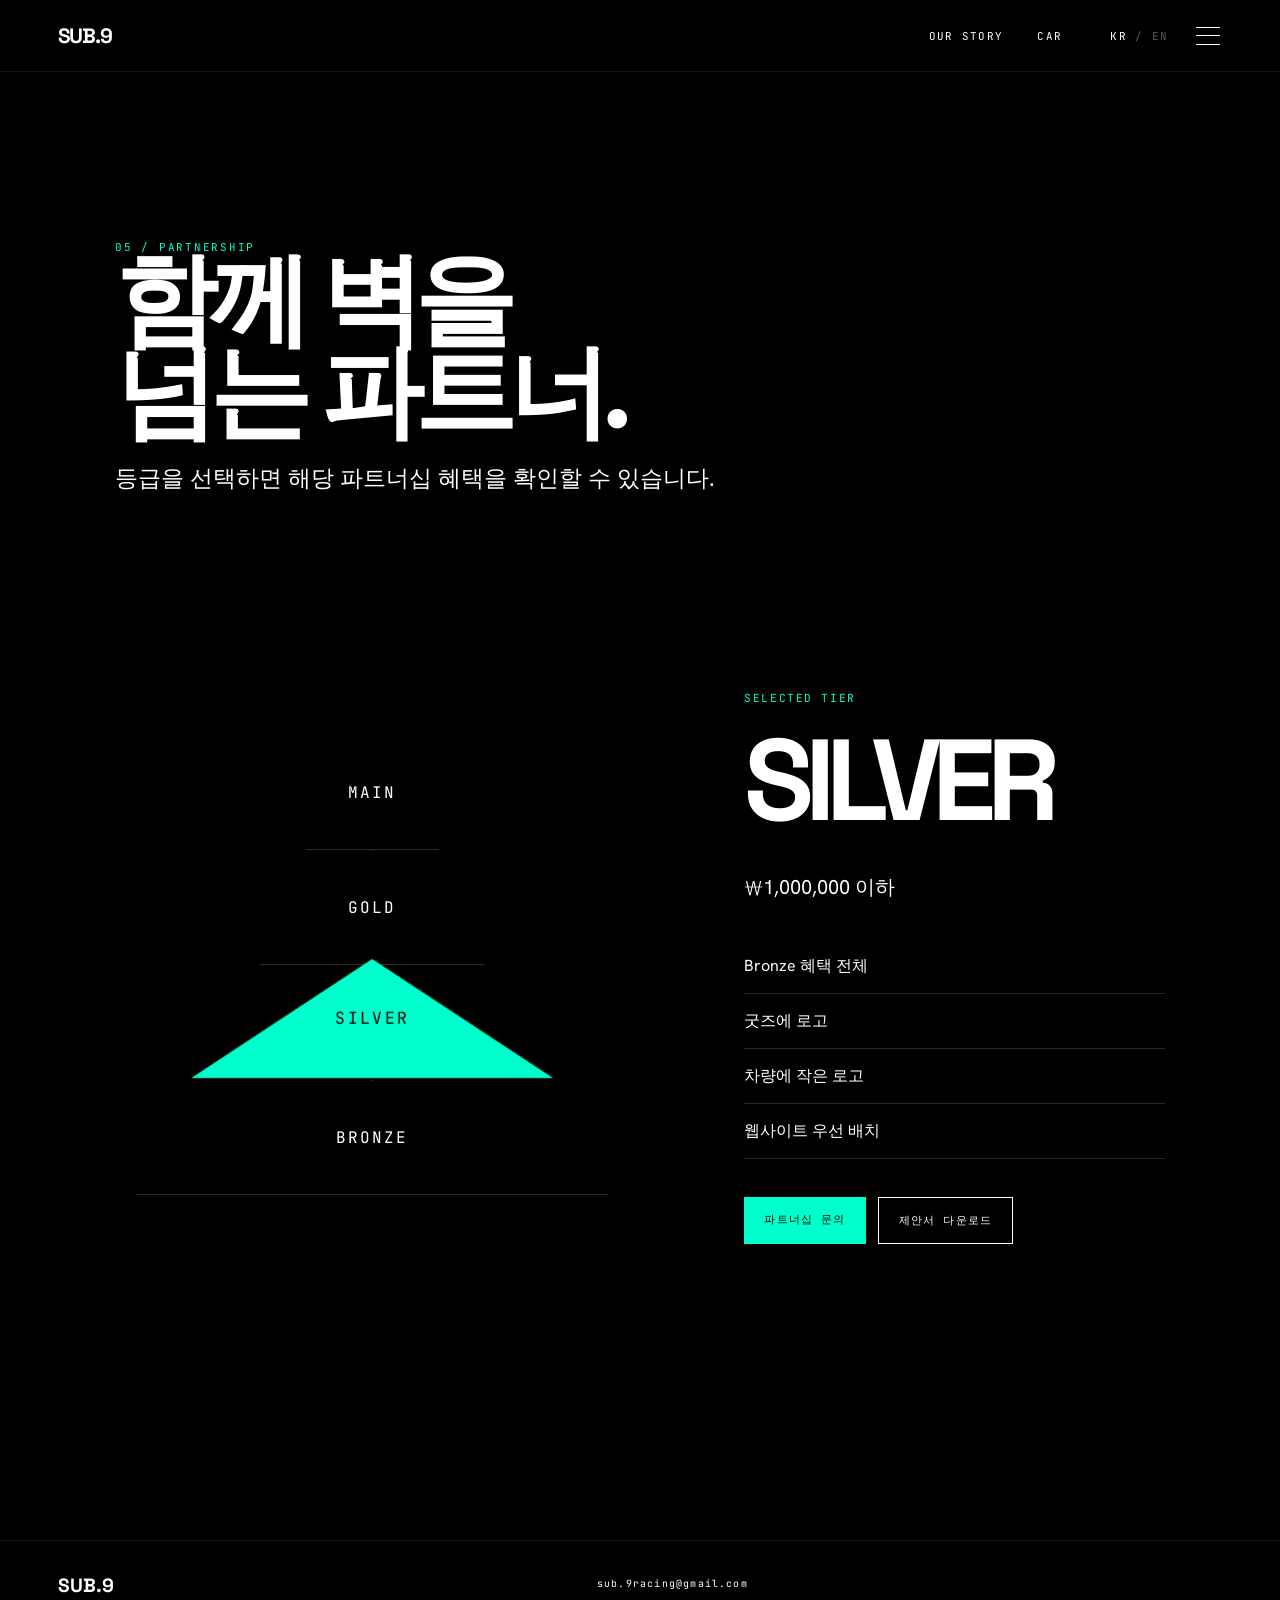
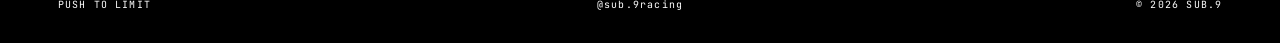
<file: sponsors.html>
<!doctype html>
<html lang="ko">
<head>
  <meta charset="utf-8">
  <meta name="viewport" content="width=device-width, initial-scale=1">
  <meta name="theme-color" content="#000000">
  <meta name="description" content="SUB.9 — F1 in Schools team from NLCS Jeju. Push To Limit.">
  <title>SUB.9 — Sponsors</title>
  <link rel="preconnect" href="https://fonts.googleapis.com">
  <link rel="preconnect" href="https://fonts.gstatic.com" crossorigin>
  <link href="https://fonts.googleapis.com/css2?family=Hanken+Grotesk:wght@400;500;600;700&family=JetBrains+Mono:wght@400;500;600&family=Space+Grotesk:wght@500;600;700&display=swap" rel="stylesheet">
  <link rel="stylesheet" href="styles.css">
  <link rel="icon" href="data:,">
</head>
<body>

<div data-site-header></div>

<main class="standard-page dark sponsor-page">
  <section class="page-intro dark">
    <div class="section-label">05 / PARTNERSHIP</div>
    <h1 data-i18n="sponsorTitle">함께 벽을<br>넘는 파트너.</h1>
    <p data-i18n="sponsorIntro">등급을 선택하면 해당 파트너십 혜택을 확인할 수 있습니다.</p>
  </section>
  <section class="sponsor-interactive">
    <div class="pyramid-3d" aria-label="스폰서 등급 피라미드">
      <button data-tier="main" class="tier t-main">MAIN</button>
      <button data-tier="gold" class="tier t-gold">GOLD</button>
      <button data-tier="silver" class="tier t-silver active">SILVER</button>
      <button data-tier="bronze" class="tier t-bronze">BRONZE</button>
    </div>
    <div class="tier-panel">
      <span class="panel-label" data-i18n="selectedTier">SELECTED TIER</span>
      <h2 id="tierName">SILVER</h2>
      <p id="tierAmount">₩1,000,000 이하</p>
      <ul id="tierBenefits"></ul>
      <div class="button-row">
        <a class="button olo" href="contact.html" data-i18n="discuss">파트너십 문의</a>
        <a class="button outline" href="assets/SUB9-Sponsorship-Proposal-Draft.pdf" download data-i18n="download">제안서 다운로드</a>
      </div>
    </div>
  </section>
</main>

<div data-site-footer></div>
<script src="script.js"></script></body></html>
</file>
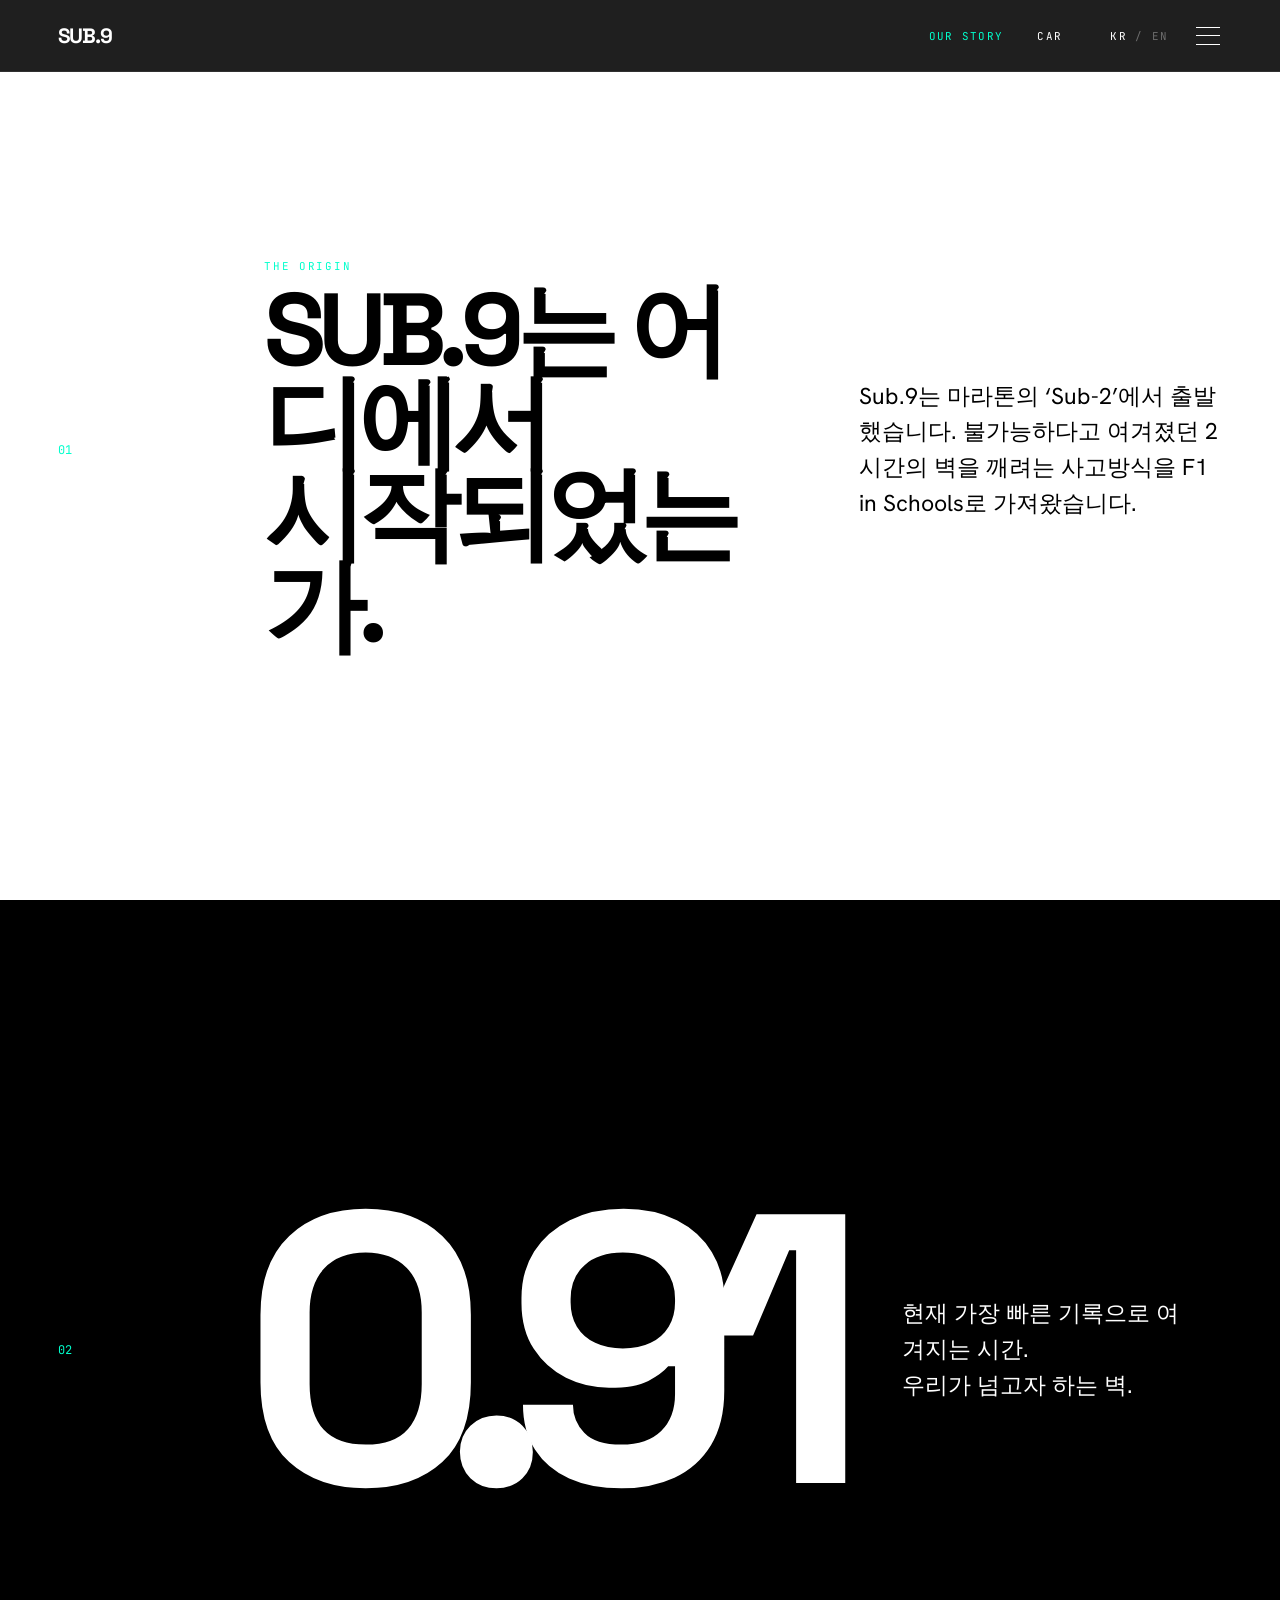
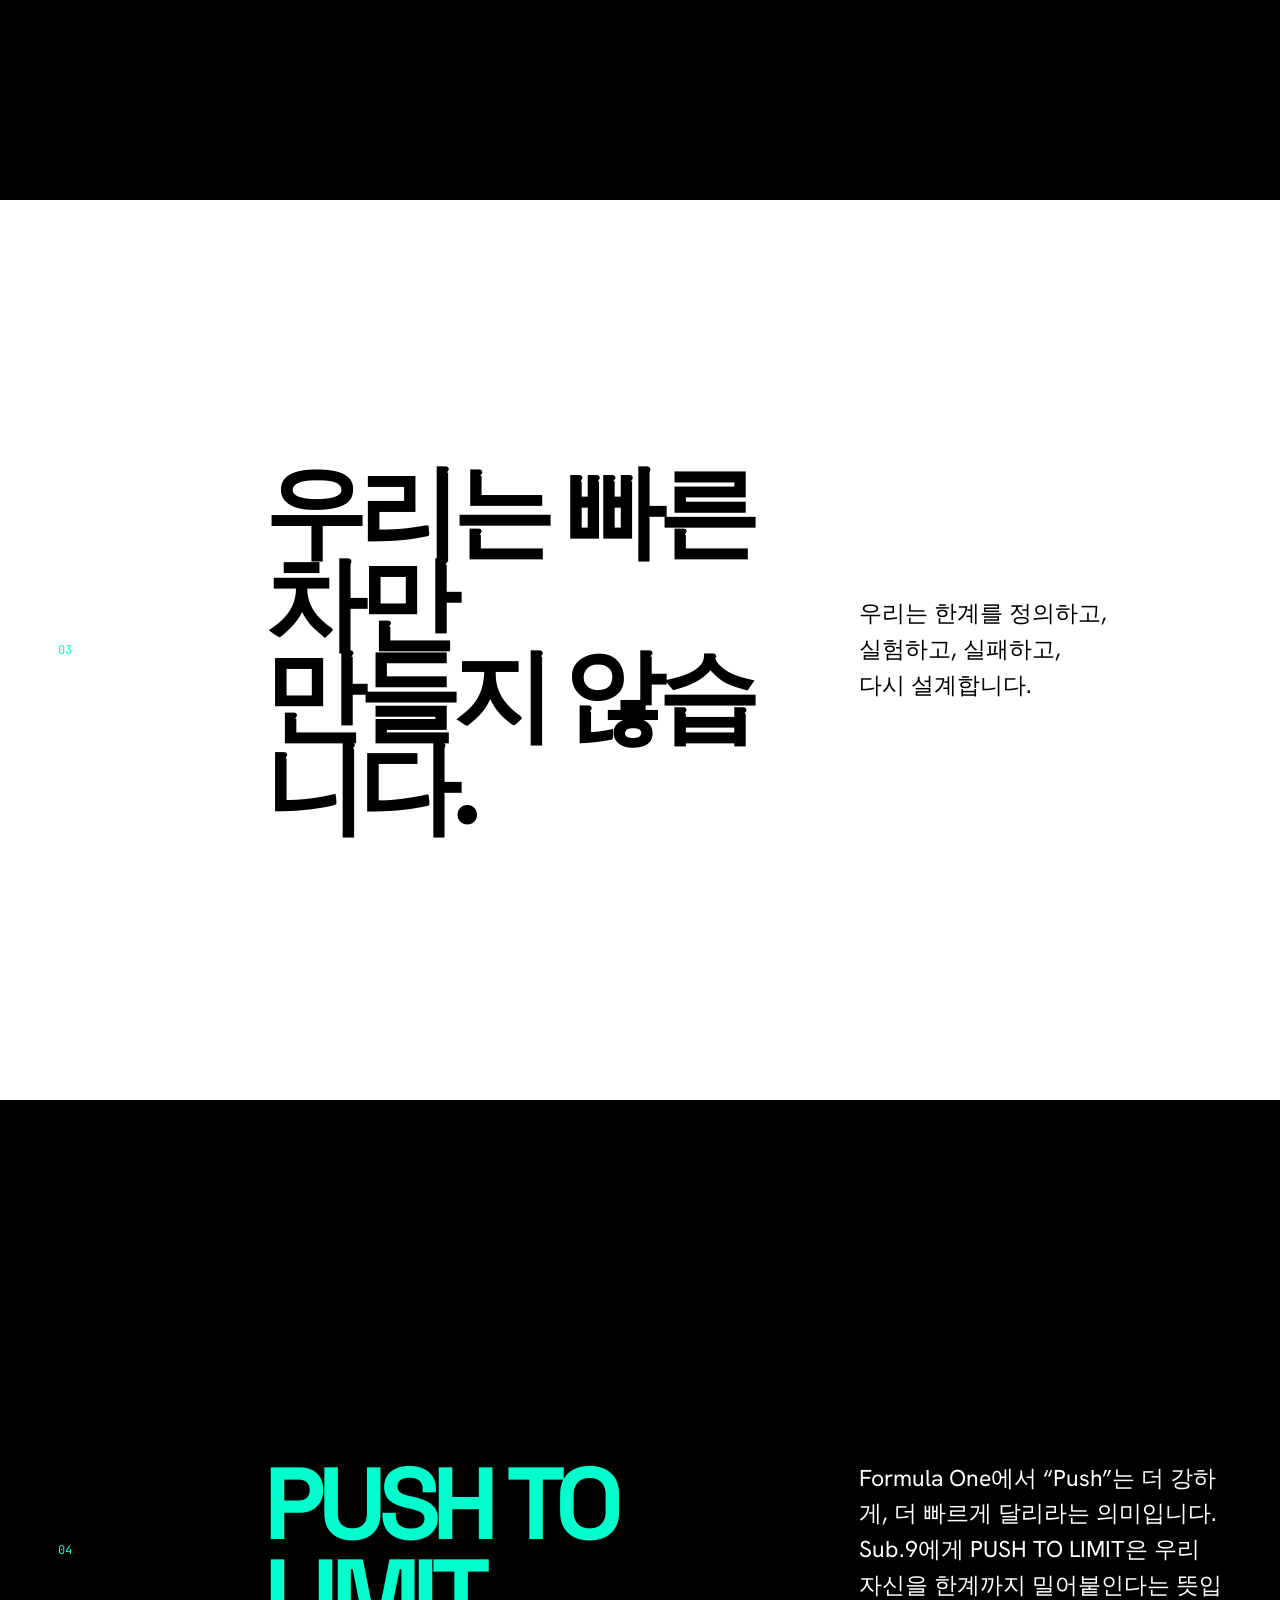
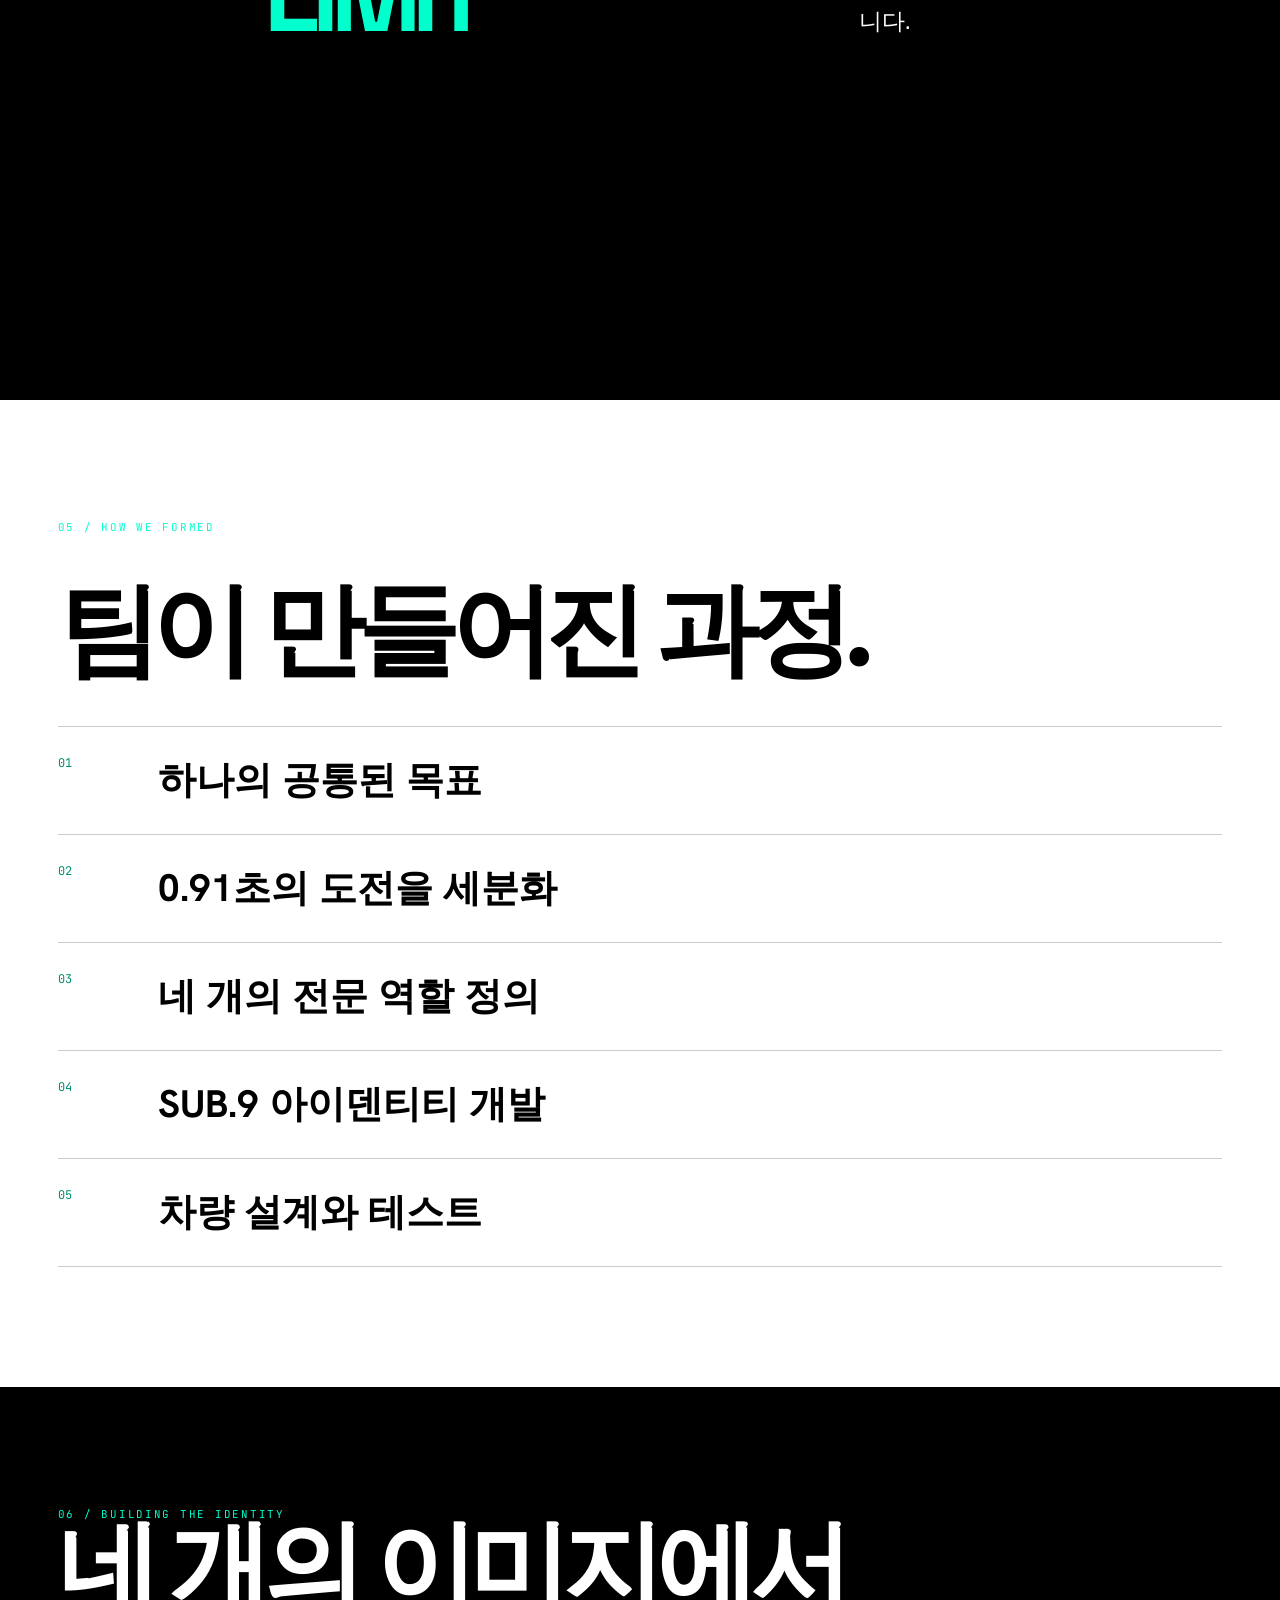
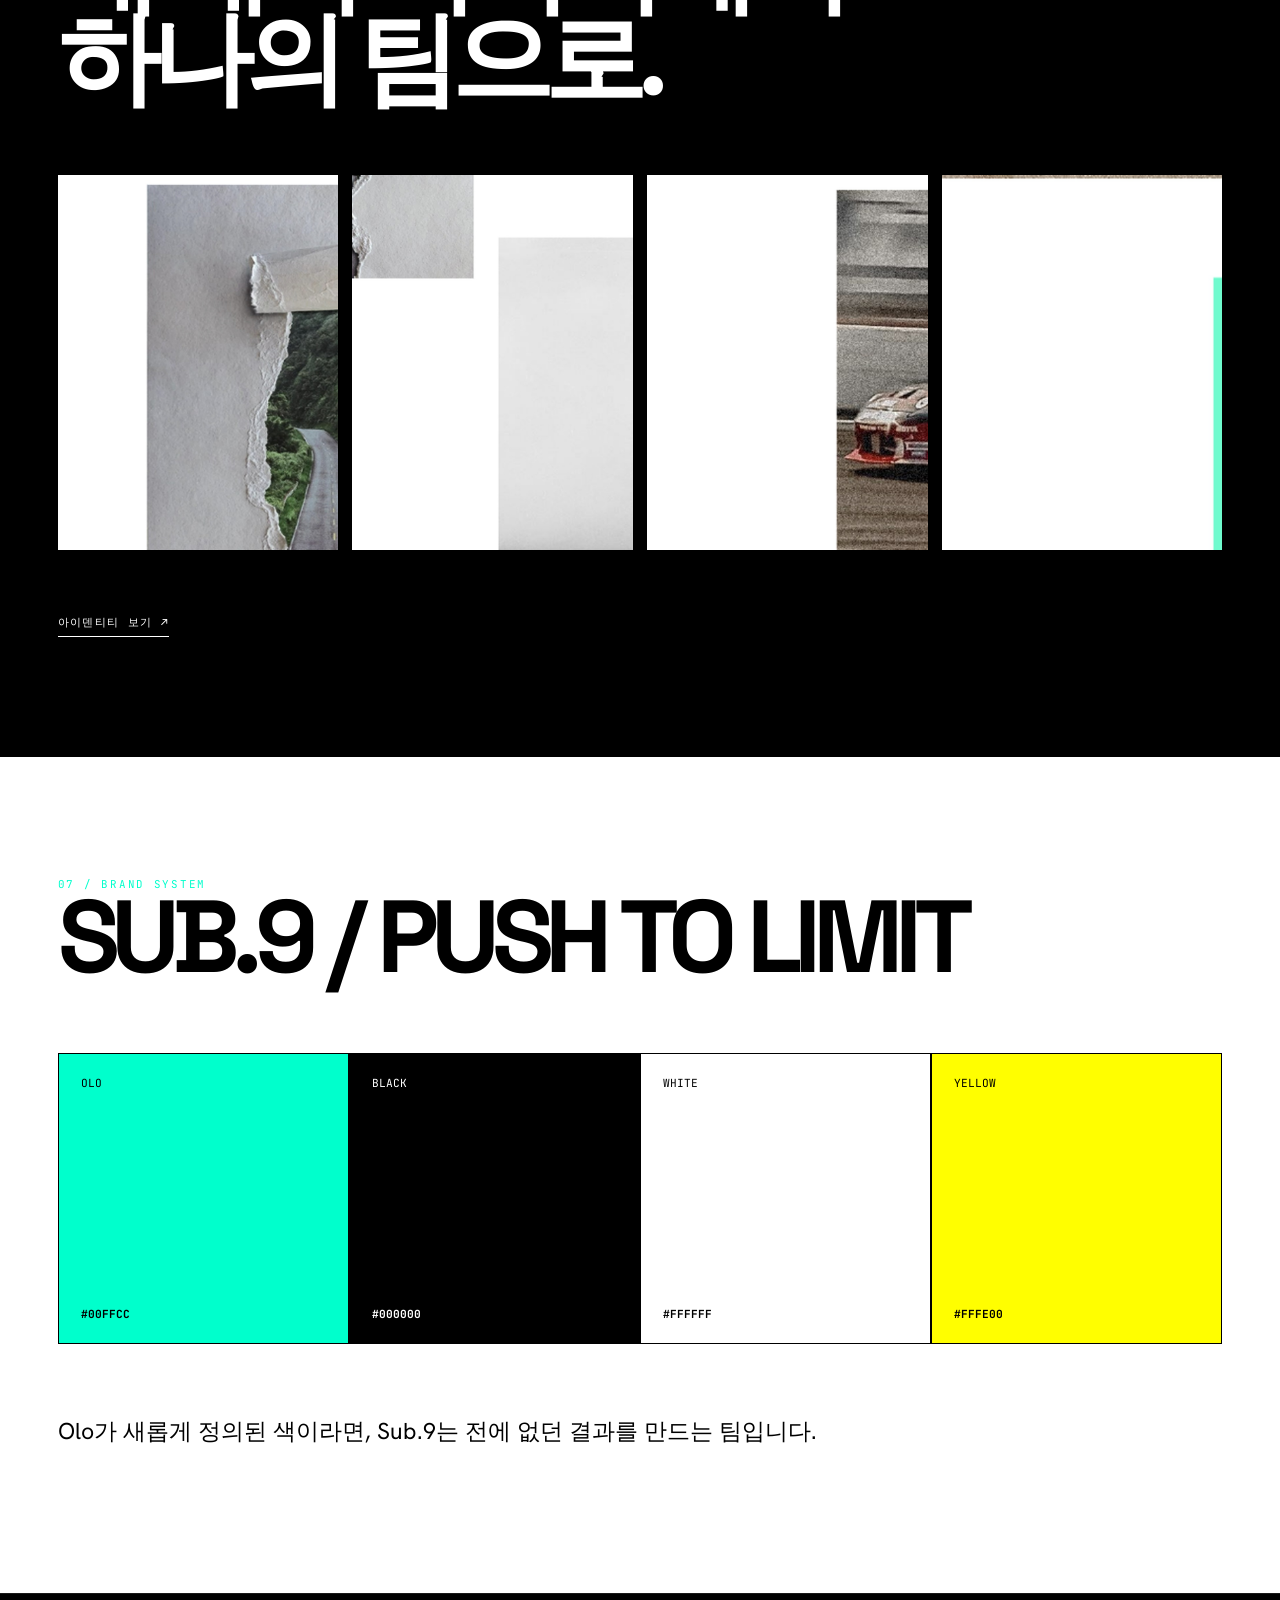
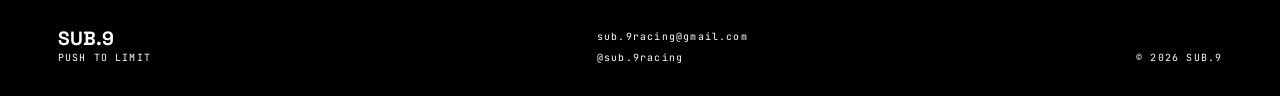
<file: story.html>
<!doctype html>
<html lang="ko">
<head>
  <meta charset="utf-8">
  <meta name="viewport" content="width=device-width, initial-scale=1">
  <meta name="theme-color" content="#000000">
  <meta name="description" content="SUB.9 — F1 in Schools team from NLCS Jeju. Push To Limit.">
  <title>SUB.9 — Our Story</title>
  <link rel="preconnect" href="https://fonts.googleapis.com">
  <link rel="preconnect" href="https://fonts.gstatic.com" crossorigin>
  <link href="https://fonts.googleapis.com/css2?family=Hanken+Grotesk:wght@400;500;600;700&family=JetBrains+Mono:wght@400;500;600&family=Space+Grotesk:wght@500;600;700&display=swap" rel="stylesheet">
  <link rel="stylesheet" href="styles.css">
  <link rel="icon" href="data:,">
</head>
<body>

<div data-site-header></div>

<main class="story-page">
  <section class="story-hero story-screen light">
    <div class="story-num">01</div>
    <div>
      <p class="eyebrow" data-i18n="originLabel">THE ORIGIN</p>
      <h1 data-i18n="originTitle">SUB.9는 어디에서<br>시작되었는가.</h1>
    </div>
    <p class="story-body" data-i18n="originBody">Sub.9는 마라톤의 ‘Sub-2’에서 출발했습니다. 불가능하다고 여겨졌던 2시간의 벽을 깨려는 사고방식을 F1 in Schools로 가져왔습니다.</p>
  </section>

  <section class="story-screen dark">
    <div class="story-num">02</div>
    <div class="giant-091">0.91</div>
    <p class="story-body right" data-i18n="barrierBody">현재 가장 빠른 기록으로 여겨지는 시간.<br>우리가 넘고자 하는 벽.</p>
  </section>

  <section class="story-screen light">
    <div class="story-num">03</div>
    <h2 data-i18n="existTitle">우리는 빠른 차만<br>만들지 않습니다.</h2>
    <p class="story-body" data-i18n="existBody">우리는 한계를 정의하고,<br>실험하고, 실패하고,<br>다시 설계합니다.</p>
  </section>

  <section class="story-screen dark">
    <div class="story-num">04</div>
    <h2 class="accent-title">PUSH TO LIMIT</h2>
    <p class="story-body" data-i18n="pushMeaning">Formula One에서 “Push”는 더 강하게, 더 빠르게 달리라는 의미입니다. Sub.9에게 PUSH TO LIMIT은 우리 자신을 한계까지 밀어붙인다는 뜻입니다.</p>
  </section>

  <section class="story-timeline light">
    <div class="section-label">05 / HOW WE FORMED</div>
    <h2 data-i18n="formedTitle">팀이 만들어진 과정.</h2>
    <ol class="formation-list">
      <li><span>01</span><b data-i18n="form1">하나의 공통된 목표</b></li>
      <li><span>02</span><b data-i18n="form2">0.91초의 도전을 세분화</b></li>
      <li><span>03</span><b data-i18n="form3">네 개의 전문 역할 정의</b></li>
      <li><span>04</span><b data-i18n="form4">SUB.9 아이덴티티 개발</b></li>
      <li><span>05</span><b data-i18n="form5">차량 설계와 테스트</b></li>
    </ol>
  </section>

  <section class="story-identity-preview dark">
    <div class="section-label">06 / BUILDING THE IDENTITY</div>
    <h2 data-i18n="identityBuildTitle">네 개의 이미지에서<br>하나의 팀으로.</h2>
    <div class="preview-grid">
      <img src="assets/identity-road.jpg" alt="찢어진 종이 사이로 보이는 길">
      <img src="assets/identity-ladder.jpg" alt="안개 속으로 이어지는 사다리">
      <img src="assets/identity-drift.jpg" alt="불꽃을 내며 달리는 드리프트 차량">
      <img src="assets/identity-olo.jpg" alt="Olo 컬러 블록">
    </div>
    <a class="text-link inverted" href="identity.html" data-i18n="viewIdentity">아이덴티티 보기 ↗</a>
  </section>

  <section class="brand-system light">
    <div class="section-label">07 / BRAND SYSTEM</div>
    <h2>SUB.9 / PUSH TO LIMIT</h2>
    <div class="brand-grid">
      <div><span>OLO</span><strong>#00FFCC</strong></div>
      <div><span>BLACK</span><strong>#000000</strong></div>
      <div><span>WHITE</span><strong>#FFFFFF</strong></div>
      <div><span>YELLOW</span><strong>#FFFE00</strong></div>
    </div>
    <p data-i18n="oloMeaning">Olo가 새롭게 정의된 색이라면, Sub.9는 전에 없던 결과를 만드는 팀입니다.</p>
  </section>
</main>

<div data-site-footer></div>
<script src="script.js"></script></body></html>
</file>
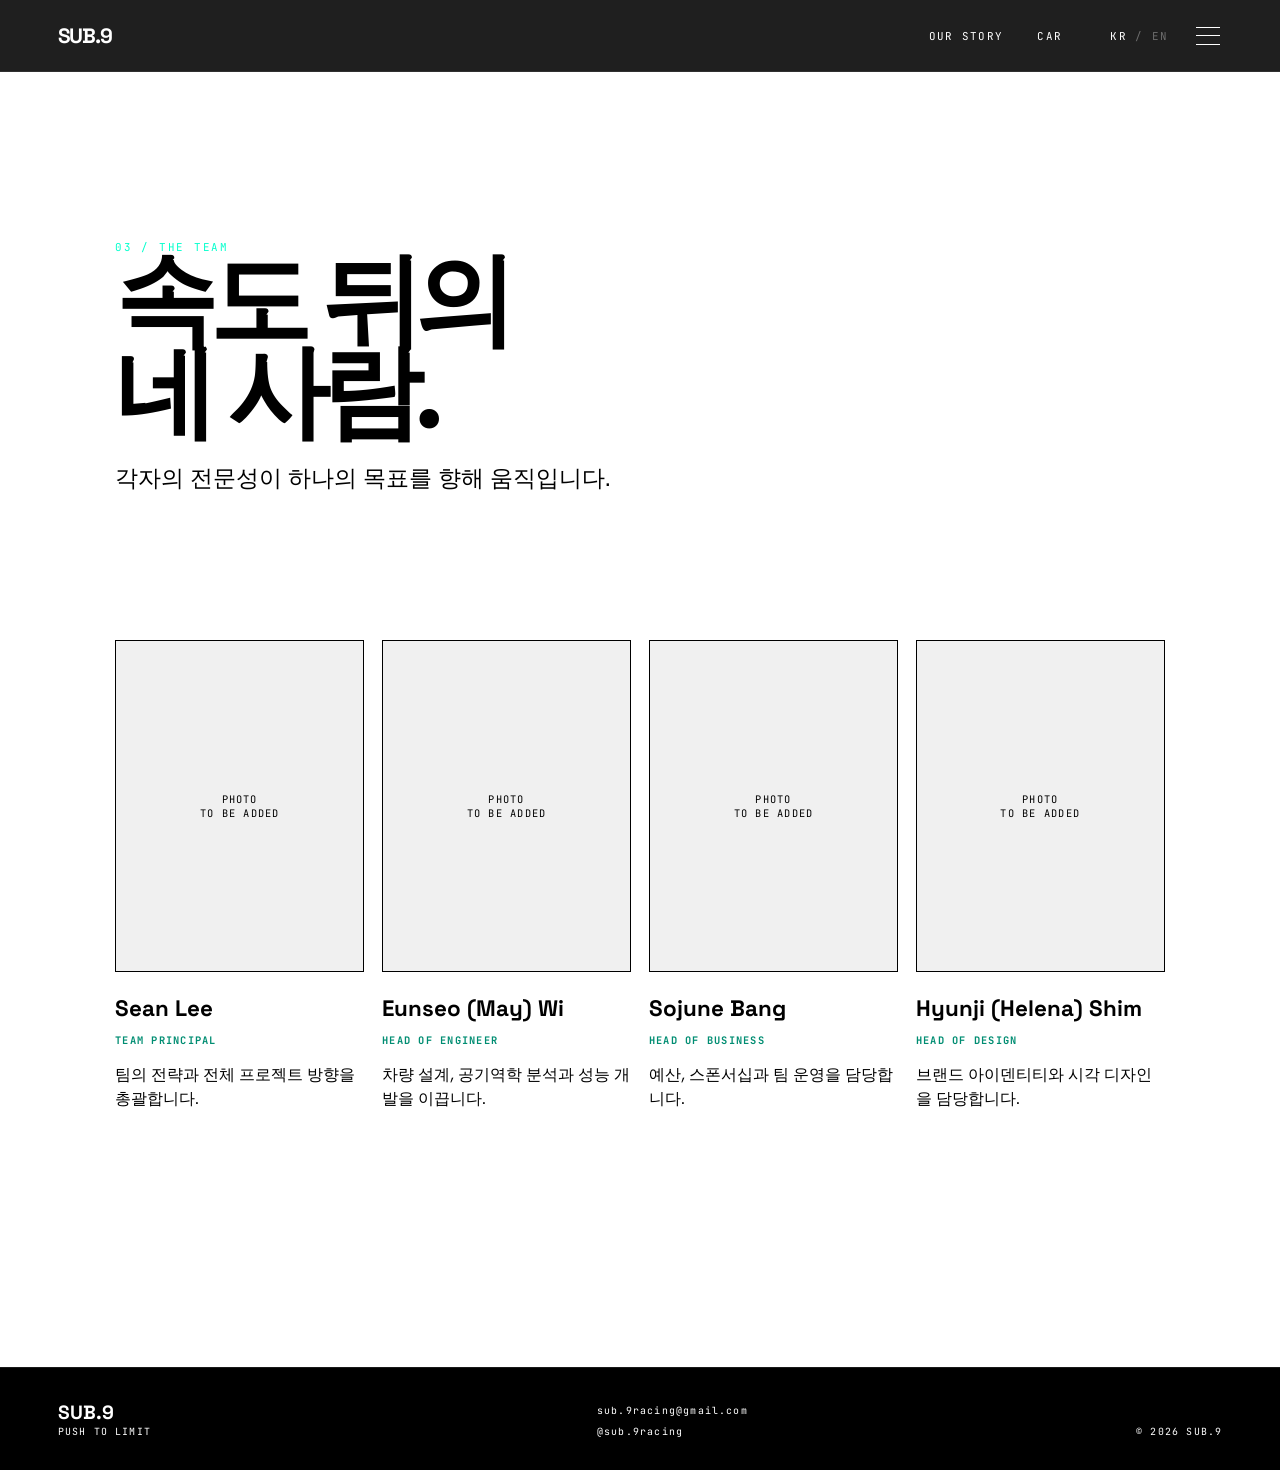
<file: team.html>
<!doctype html>
<html lang="ko">
<head>
  <meta charset="utf-8">
  <meta name="viewport" content="width=device-width, initial-scale=1">
  <meta name="theme-color" content="#000000">
  <meta name="description" content="SUB.9 — F1 in Schools team from NLCS Jeju. Push To Limit.">
  <title>SUB.9 — Team</title>
  <link rel="preconnect" href="https://fonts.googleapis.com">
  <link rel="preconnect" href="https://fonts.gstatic.com" crossorigin>
  <link href="https://fonts.googleapis.com/css2?family=Hanken+Grotesk:wght@400;500;600;700&family=JetBrains+Mono:wght@400;500;600&family=Space+Grotesk:wght@500;600;700&display=swap" rel="stylesheet">
  <link rel="stylesheet" href="styles.css">
  <link rel="icon" href="data:,">
</head>
<body>

<div data-site-header></div>

<main class="standard-page light team-page">
  <section class="page-intro">
    <div class="section-label">03 / THE TEAM</div>
    <h1 data-i18n="teamTitle">속도 뒤의<br>네 사람.</h1>
    <p data-i18n="teamIntro">각자의 전문성이 하나의 목표를 향해 움직입니다.</p>
  </section>
  <section class="team-grid">
    <article class="member-card">
      <div class="portrait-placeholder"><span>PHOTO<br>TO BE ADDED</span></div>
      <h2>Sean Lee</h2><h3>TEAM PRINCIPAL</h3>
      <p data-i18n="seanDesc">팀의 전략과 전체 프로젝트 방향을 총괄합니다.</p>
    </article>
    <article class="member-card">
      <div class="portrait-placeholder"><span>PHOTO<br>TO BE ADDED</span></div>
      <h2>Eunseo (May) Wi</h2><h3>HEAD OF ENGINEER</h3>
      <p data-i18n="mayDesc">차량 설계, 공기역학 분석과 성능 개발을 이끕니다.</p>
    </article>
    <article class="member-card">
      <div class="portrait-placeholder"><span>PHOTO<br>TO BE ADDED</span></div>
      <h2>Sojune Bang</h2><h3>HEAD OF BUSINESS</h3>
      <p data-i18n="sojuneDesc">예산, 스폰서십과 팀 운영을 담당합니다.</p>
    </article>
    <article class="member-card">
      <div class="portrait-placeholder"><span>PHOTO<br>TO BE ADDED</span></div>
      <h2>Hyunji (Helena) Shim</h2><h3>HEAD OF DESIGN</h3>
      <p data-i18n="hyunjiDesc">브랜드 아이덴티티와 시각 디자인을 담당합니다.</p>
    </article>
  </section>
</main>

<div data-site-footer></div>
<script src="script.js"></script></body></html>
</file>
<file: styles.css>
:root{
  --black:#000; --white:#fff; --olo:#00ffcc; --yellow:#fffe00;
  --max:1440px; --pad:clamp(22px,4.5vw,72px);
}
*{box-sizing:border-box}
html{scroll-behavior:smooth;overflow-x:hidden}
body{margin:0;background:var(--black);color:var(--white);font-family:"Hanken Grotesk",sans-serif;overflow-x:hidden}
main{overflow-x:clip}
a{color:inherit;text-decoration:none}
button{font:inherit}
button:focus-visible,a:focus-visible{outline:2px solid var(--olo);outline-offset:4px}
img{display:block;max-width:100%}
.light{background:var(--white);color:var(--black)}
.dark{background:var(--black);color:var(--white)}
.site-header{position:fixed;z-index:100;top:0;left:0;width:100%;height:72px;padding:0 var(--pad);display:flex;align-items:center;background:rgba(0,0,0,.88);backdrop-filter:blur(14px);border-bottom:1px solid rgba(255,255,255,.08);min-width:0}
.wordmark{font-family:"Space Grotesk";font-size:1.3rem;font-weight:700;letter-spacing:-.06em}
.top-links{display:flex;gap:34px;margin-left:auto;margin-right:42px}
.top-links a,.lang-toggle{font-family:"JetBrains Mono";font-size:.68rem;letter-spacing:.12em}
.top-links a:hover,.top-links a.active{color:var(--olo)}
.header-actions{display:flex;align-items:center;gap:20px}
.lang-toggle,.menu-toggle{background:none;border:0;color:white;cursor:pointer}
.lang-toggle span{opacity:.35}.lang-toggle span.active{opacity:1}
.menu-toggle{width:28px;height:22px;display:flex;flex-direction:column;justify-content:space-between;padding:2px}
.menu-toggle span{height:1px;background:white;width:100%}
.menu-open{overflow:hidden}
.menu-overlay{position:fixed;z-index:200;inset:0;background:var(--olo);color:var(--black);transform:translateY(-105%);transition:.65s cubic-bezier(.77,0,.18,1);visibility:hidden;overflow-y:auto;overflow-x:hidden}
.menu-overlay.open{transform:translateY(0);visibility:visible}
.menu-inner{min-height:100%;padding:var(--pad);display:flex;flex-direction:column}
.menu-close{position:absolute;right:var(--pad);top:25px;background:none;border:0;font-size:2.5rem;cursor:pointer}
.menu-index{font-family:"JetBrains Mono";font-size:.75rem;letter-spacing:.14em}
.menu-links{margin:auto 0;display:flex;flex-direction:column;max-width:100%}
.menu-links a{font-family:"Space Grotesk";font-size:clamp(2.5rem,7vw,7rem);font-weight:700;letter-spacing:-.07em;line-height:.92;max-width:100%;overflow-wrap:anywhere}
.menu-links a:hover{transform:translateX(18px)}
.menu-links a.active{color:rgba(0,0,0,.48)}
.menu-quote{font-family:"JetBrains Mono";font-size:.68rem;letter-spacing:.12em}
.site-footer{padding:32px var(--pad);display:grid;grid-template-columns:1fr 1fr auto;gap:30px;border-top:1px solid rgba(255,255,255,.1);background:#000;color:#fff;align-items:end}
.site-footer>div:first-child{display:flex;flex-direction:column}.site-footer strong{font-family:"Space Grotesk";font-size:1.2rem}.site-footer span,.site-footer small,.footer-links a{font-family:"JetBrains Mono";font-size:.62rem;letter-spacing:.12em}
.footer-links{display:flex;flex-direction:column;gap:8px}
.section-label,.eyebrow,.kicker{font-family:"JetBrains Mono";font-size:.68rem;letter-spacing:.16em;color:var(--olo)}
.hero{min-height:100svh;position:relative;display:grid;place-items:center;background:#000;overflow:hidden;padding:90px var(--pad) 40px}
.star-trail{position:absolute;inset:0;width:100%;height:100%}
.star-trail path{fill:none;stroke:var(--olo);stroke-width:2;filter:url(#glow);stroke-linecap:round}
.trail-path{stroke-dasharray:1700;stroke-dashoffset:1700;animation:drawTrail 2.2s cubic-bezier(.8,0,.2,1) .35s forwards}
.flare-v{stroke-dasharray:700;stroke-dashoffset:700;animation:drawFlare 1.1s ease 1.2s forwards}
@keyframes drawTrail{to{stroke-dashoffset:0}}@keyframes drawFlare{to{stroke-dashoffset:0}}
.hero-copy{position:relative;z-index:2;text-align:right;margin-left:auto;width:min(640px,100%)}
.hero h1{font-family:"Space Grotesk";font-size:clamp(5rem,12vw,11rem);letter-spacing:-.09em;margin:0;line-height:.8}
.motto{font-family:"Space Grotesk";font-size:clamp(1.3rem,3vw,2.5rem);font-weight:600;letter-spacing:-.04em;margin-top:28px}
.scroll-hint{position:absolute;z-index:3;right:var(--pad);bottom:28px;display:flex;gap:14px;align-items:center;font-family:"JetBrains Mono";font-size:.65rem;letter-spacing:.14em}
.wall-section{min-height:100svh;position:relative;display:grid;place-items:center;overflow:hidden;background:#000}
.wall-number{font-family:"Space Grotesk";font-size:clamp(12rem,38vw,38rem);font-weight:700;letter-spacing:-.12em;line-height:.75}
.wall-crack{position:absolute;width:2px;height:0;background:var(--olo);transform:rotate(9deg);box-shadow:0 0 18px var(--olo);animation:crack 1.2s ease both;animation-timeline:view();animation-range:entry 20% cover 60%}
@keyframes crack{to{height:90%}}
.wall-caption{position:absolute;bottom:9%;font-family:"Space Grotesk";font-size:clamp(1.2rem,3vw,2.4rem);font-weight:600}
.goal-preview,.page-intro,.standard-page,.story-timeline,.story-identity-preview,.brand-system{padding:120px var(--pad)}
.goal-preview .split{display:grid;grid-template-columns:1fr 1fr;gap:10vw;align-items:end;margin-top:70px}
.goal-preview h2,.page-intro h1,.story-screen h1,.story-screen h2,.story-timeline h2,.story-identity-preview h2,.brand-system h2,.contact-hero h1,.f1-intro h1,.why-section h2{font-family:"Space Grotesk";font-size:clamp(3.5rem,8vw,8rem);line-height:.9;letter-spacing:-.08em;margin:0}
.goal-preview p,.page-intro p,.story-body,.brand-system p,.f1-intro p,.why-section p{font-size:clamp(1.1rem,1.8vw,1.5rem);line-height:1.55}
.text-link{display:inline-block;margin-top:65px;font-family:"JetBrains Mono";font-size:.7rem;letter-spacing:.12em;border-bottom:1px solid currentColor;padding-bottom:6px}
.story-page,.identity-page{scroll-snap-type:y proximity}
.story-screen{min-height:100svh;padding:120px var(--pad);position:relative;display:grid;grid-template-columns:.25fr 1fr .7fr;gap:6vw;align-items:center;scroll-snap-align:start}
.story-num{font-family:"JetBrains Mono";font-size:.75rem;color:var(--olo)}
.story-body.right{justify-self:end}
.giant-091{font-family:"Space Grotesk";font-size:clamp(10rem,30vw,30rem);font-weight:700;letter-spacing:-.12em}
.accent-title{color:var(--olo)}
.story-timeline h2{margin:50px 0}
.formation-list{list-style:none;padding:0;margin:0;border-top:1px solid rgba(0,0,0,.2)}
.formation-list li{display:grid;grid-template-columns:100px 1fr;padding:28px 0;border-bottom:1px solid rgba(0,0,0,.2)}
.formation-list span{font-family:"JetBrains Mono";font-size:.75rem;color:#008d72}.formation-list b{font-size:clamp(1.4rem,3vw,2.7rem)}
.preview-grid{display:grid;grid-template-columns:repeat(4,1fr);gap:14px;margin-top:70px}
.preview-grid img{width:100%;aspect-ratio:3/4;object-fit:cover}
.inverted{color:white}
.brand-grid{display:grid;grid-template-columns:repeat(4,1fr);margin:70px 0}
.brand-grid div{aspect-ratio:1;display:flex;flex-direction:column;justify-content:space-between;padding:22px;border:1px solid #000}
.brand-grid div:nth-child(1){background:var(--olo)}.brand-grid div:nth-child(2){background:#000;color:#fff}.brand-grid div:nth-child(3){background:#fff}.brand-grid div:nth-child(4){background:var(--yellow)}
.brand-grid span,.brand-grid strong{font-family:"JetBrains Mono";font-size:.7rem}
.identity-screen{min-height:100svh;padding:110px var(--pad) 50px;display:grid;grid-template-columns:1.15fr .85fr;gap:8vw;align-items:center;scroll-snap-align:start;position:relative;overflow:hidden}
.identity-screen.reverse .identity-image{order:2}
.identity-image{height:72svh;overflow:hidden}.identity-image img{width:100%;height:100%;object-fit:cover}
.identity-text span{font-family:"JetBrains Mono";font-size:.7rem;letter-spacing:.14em;color:var(--olo)}
.identity-text h1{font-family:"Space Grotesk";font-size:clamp(3.8rem,8vw,8rem);line-height:.86;letter-spacing:-.08em;margin:25px 0}
.identity-text p{font-size:1.2rem;line-height:1.6}.identity-text em{color:var(--yellow);font-style:italic}
.immersive{display:block}.immersive-bg{position:absolute;inset:0;width:100%;height:100%;object-fit:cover}.immersive::after{content:"";position:absolute;inset:0;background:linear-gradient(90deg,rgba(0,0,0,.82),rgba(0,0,0,.18))}
.identity-text.overlay{position:relative;z-index:2;max-width:620px;margin-top:16vh}
.olo-screen{background:#000;color:#fff}.olo-block{background:var(--olo);color:#000;display:grid;place-items:center;aspect-ratio:1;font-family:"Space Grotesk";font-size:clamp(5rem,12vw,12rem);font-weight:700}
.team-page{min-height:100vh}.team-grid{display:grid;grid-template-columns:repeat(4,1fr);gap:18px;padding:0 var(--pad) 120px}
.portrait-placeholder{aspect-ratio:3/4;background:#f0f0f0;border:1px solid #000;display:grid;place-items:center;font-family:"JetBrains Mono";font-size:.65rem;letter-spacing:.12em;text-align:center}
.member-card h2{font-family:"Space Grotesk";font-size:1.4rem;margin:22px 0 2px}.member-card h3{font-family:"JetBrains Mono";font-size:.65rem;color:#008d72;letter-spacing:.12em}.member-card p{line-height:1.5}
.car-page{padding-bottom:0}.car-evolution{position:relative;padding:0 var(--pad) 130px}.evolution-line{position:absolute;left:50%;top:0;bottom:0;width:1px;background:rgba(255,255,255,.16)}
.car-evolution article{min-height:520px;display:grid;grid-template-columns:1fr 1fr;gap:9vw;align-items:center;position:relative}
.car-evolution article:nth-child(even) .stage-copy{order:2}.stage-copy span{font-family:"JetBrains Mono";font-size:.7rem;color:var(--olo)}.stage-copy h2{font-family:"Space Grotesk";font-size:clamp(2.5rem,5vw,5rem);letter-spacing:-.06em;margin:12px 0}.stage-copy p{font-family:"JetBrains Mono";font-size:.7rem;letter-spacing:.08em}
.stage-image{height:340px;border:1px solid rgba(255,255,255,.14);display:grid;place-items:center;overflow:hidden}.stage-image img{width:100%;height:100%;object-fit:contain;background:#fff}.placeholder{font-family:"JetBrains Mono";font-size:.7rem;letter-spacing:.12em;color:rgba(255,255,255,.4)}.highlight{border-color:var(--olo);color:var(--olo)}
.sponsor-interactive{padding:0 var(--pad) 130px;display:grid;grid-template-columns:1.1fr .9fr;gap:9vw;align-items:center}.pyramid-3d{height:650px;display:flex;flex-direction:column;align-items:center;justify-content:center;perspective:1000px}
.tier{height:115px;border:1px solid rgba(255,255,255,.18);background:#000;color:#fff;font-family:"JetBrains Mono";letter-spacing:.12em;clip-path:polygon(50% 0,100% 100%,0 100%);cursor:pointer;transition:.35s}
.t-main{width:26%}.t-gold{width:44%}.t-silver{width:68%}.t-bronze{width:92%}
.tier:hover{border-color:var(--olo)}.tier.active{background:var(--olo);color:#000;transform:translateZ(34px) translateY(-6px);box-shadow:0 0 0 1px var(--olo)}
.tier-panel h2{font-family:"Space Grotesk";font-size:clamp(4rem,9vw,9rem);letter-spacing:-.08em;margin:0}.tier-panel>p{font-size:1.25rem}.tier-panel ul{padding:0;list-style:none;margin:38px 0}.tier-panel li{padding:16px 0;border-bottom:1px solid rgba(255,255,255,.16)}
.panel-label{font-family:"JetBrains Mono";font-size:.7rem;color:var(--olo);letter-spacing:.14em}.button-row{display:flex;gap:12px;flex-wrap:wrap}.button{padding:15px 20px;font-family:"JetBrains Mono";font-size:.68rem;letter-spacing:.11em}.button.olo{background:var(--olo);color:#000}.button.outline{border:1px solid #fff}
.f1-intro{min-height:100svh;padding:130px var(--pad);display:grid;grid-template-columns:1fr .75fr;gap:10vw;align-items:center}.video-section{padding:90px var(--pad)}.video-wrap{aspect-ratio:16/9}.video-wrap iframe{width:100%;height:100%;border:0}
.process-grid{display:grid;grid-template-columns:repeat(4,1fr);padding:100px var(--pad)}.process-grid article{padding:28px;border-left:1px solid rgba(0,0,0,.2)}.process-grid span{font-family:"JetBrains Mono";font-size:.7rem;color:#008d72}.process-grid h2{font-family:"Space Grotesk";font-size:2rem}.why-section{min-height:100svh;padding:120px var(--pad);display:flex;flex-direction:column;justify-content:center}.why-section strong{color:var(--yellow);font-family:"Space Grotesk";font-size:clamp(2.5rem,6vw,6rem);margin-top:50px}
.contact-hero{min-height:100svh;padding:120px var(--pad);background:var(--olo);color:#000;display:grid;grid-template-columns:1fr 1fr;gap:10vw;align-items:center}.contact-info{display:flex;flex-direction:column}.contact-info>a,.contact-info>div{padding:25px 0;border-bottom:1px solid #000}.contact-info span{display:block;font-family:"JetBrains Mono";font-size:.65rem;letter-spacing:.12em}.contact-info strong{font-size:1.25rem}
.form-placeholder{padding:120px var(--pad);display:grid;grid-template-columns:1fr 1fr;gap:10vw}.form-placeholder h2{font-family:"Space Grotesk";font-size:clamp(3rem,6vw,6rem);letter-spacing:-.07em}.embed-placeholder{min-height:420px;border:1px solid #000;display:grid;place-items:center;font-family:"JetBrains Mono";font-size:.7rem}
@media(max-width:900px){
  .top-links{display:none}.site-header{height:62px}.site-footer{grid-template-columns:1fr}
  .goal-preview .split,.story-screen,.identity-screen,.f1-intro,.contact-hero,.form-placeholder,.sponsor-interactive{grid-template-columns:1fr}
  .story-screen{gap:35px}.story-body.right{justify-self:start}.preview-grid{grid-template-columns:1fr 1fr}.brand-grid{grid-template-columns:1fr 1fr}
  .identity-screen.reverse .identity-image{order:0}.identity-image{height:55svh}.immersive{min-height:100svh}.team-grid{grid-template-columns:1fr 1fr}
  .car-evolution article{grid-template-columns:1fr;gap:30px;padding:60px 0}.car-evolution article:nth-child(even) .stage-copy{order:0}.evolution-line{left:var(--pad)}
  .pyramid-3d{height:520px}.process-grid{grid-template-columns:1fr 1fr}
}
@media(max-width:560px){
  .hero-copy{text-align:left}.hero h1{font-size:27vw}.motto{font-size:1.4rem}.wall-number{font-size:47vw}
  .team-grid,.preview-grid,.brand-grid,.process-grid{grid-template-columns:1fr}.identity-screen{padding-top:90px}.identity-text h1{font-size:15vw}
  .menu-links a{font-size:11vw}.contact-hero h1{font-size:15vw}.pyramid-3d{height:430px}.tier{height:82px}
}
@media(prefers-reduced-motion:reduce){
  *{scroll-behavior:auto!important;animation:none!important;transition:none!important}
}
</file>
